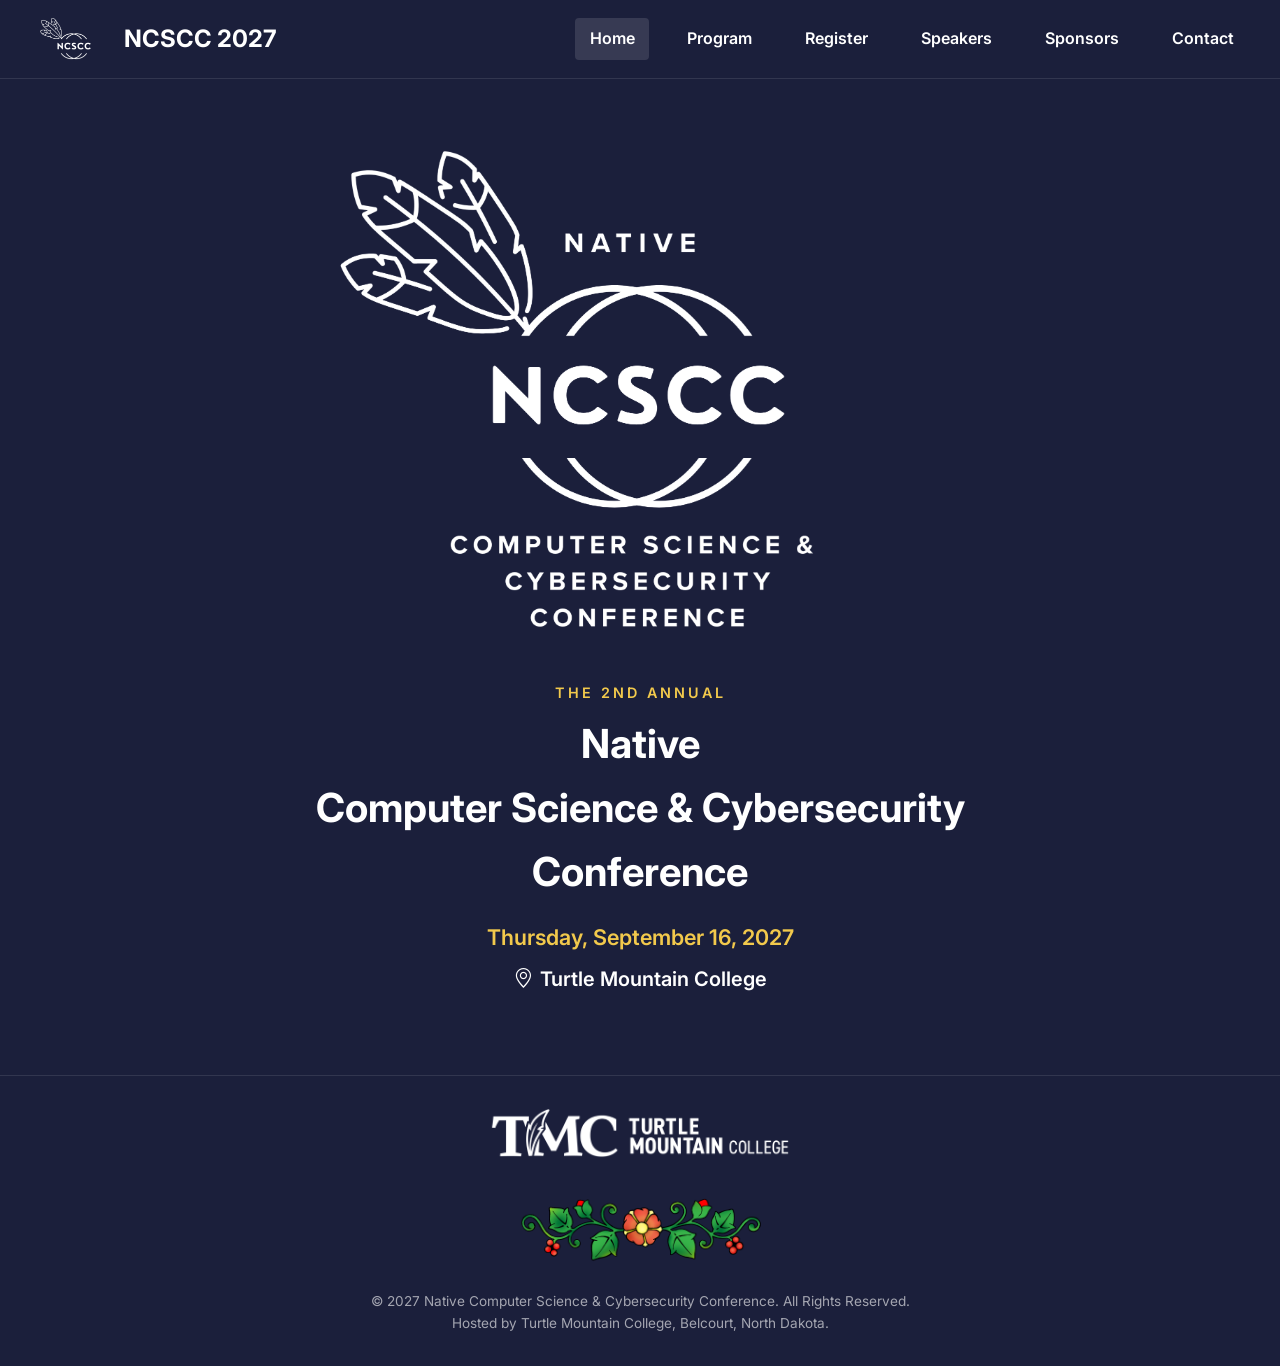
<file: index.html>
<!DOCTYPE html>
<html lang="en">
<head>
  <meta charset="UTF-8">
  <meta name="viewport" content="width=device-width, initial-scale=1.0">
  <title>NCSCC 2027 - Native Computer Science & Cybersecurity Conference</title>
  <meta name="description" content="The 1st Annual Native Computer Science &amp; Cybersecurity Conference, September 16, 2027 at Turtle Mountain College in Belcourt, North Dakota.">
  <link rel="canonical" href="https://nativecscc.com/">
  <link rel="icon" href="images/ncscc-logo-full.png">

  <meta property="og:type" content="website">
  <meta property="og:site_name" content="NCSCC 2027">
  <meta property="og:title" content="NCSCC 2027 - Native Computer Science &amp; Cybersecurity Conference">
  <meta property="og:description" content="The 1st Annual Native Computer Science &amp; Cybersecurity Conference, September 16, 2027 at Turtle Mountain College in Belcourt, North Dakota.">
  <meta property="og:url" content="https://nativecscc.com/">
  <meta property="og:image" content="https://nativecscc.com/images/ncscc-logo-nav.png">
  <meta property="og:image:width" content="1280">
  <meta property="og:image:height" content="670">
  <meta name="twitter:card" content="summary_large_image">

  <link rel="stylesheet" href="css/style.css">
  <link rel="preconnect" href="https://fonts.googleapis.com">
  <link rel="preconnect" href="https://fonts.gstatic.com" crossorigin>
  <link href="https://fonts.googleapis.com/css2?family=Inter:wght@300;400;500;600;700&display=swap" rel="stylesheet">
  <link rel="stylesheet" href="https://cdn.jsdelivr.net/npm/bootstrap-icons@1.11.3/font/bootstrap-icons.css">
</head>
<body>
   <div id="header"></div>

<section class="hero">
  <img
    src="images/ncscc-logo-full.png"
    alt="NCSCC - Native Computer Science & Cybersecurity Conference"
    class="logo-large"
  >

  <p class="label">The 2nd Annual</p>

  <h1>
    Native <br>Computer Science &
    Cybersecurity <br>Conference
  </h1>

  <p class="date">Thursday, September 16, 2027</p>

  <p class="venue">
    <i class="bi bi-geo-alt"></i>
    Turtle Mountain College
  </p>
</section>

   <div id="footer"></div>
<script src="js/layout.js"></script>
</body>
</html>
</file>
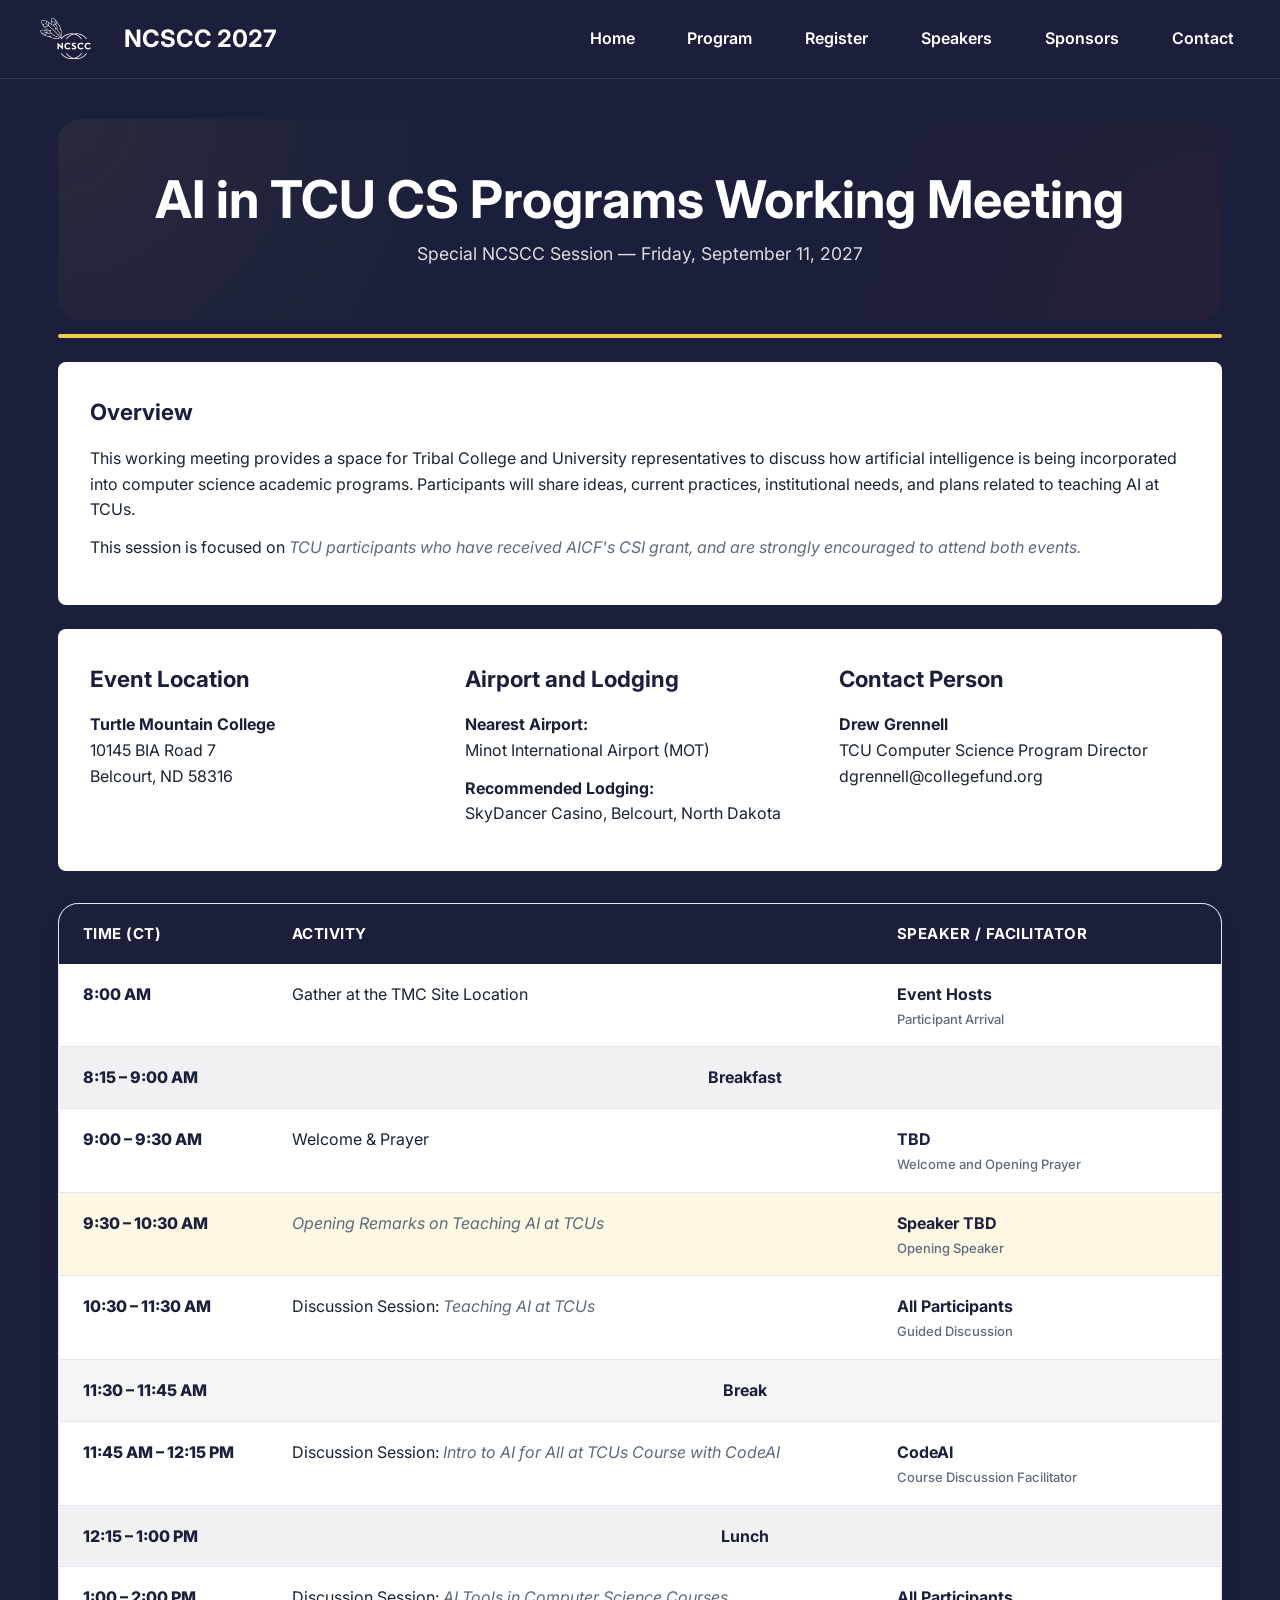
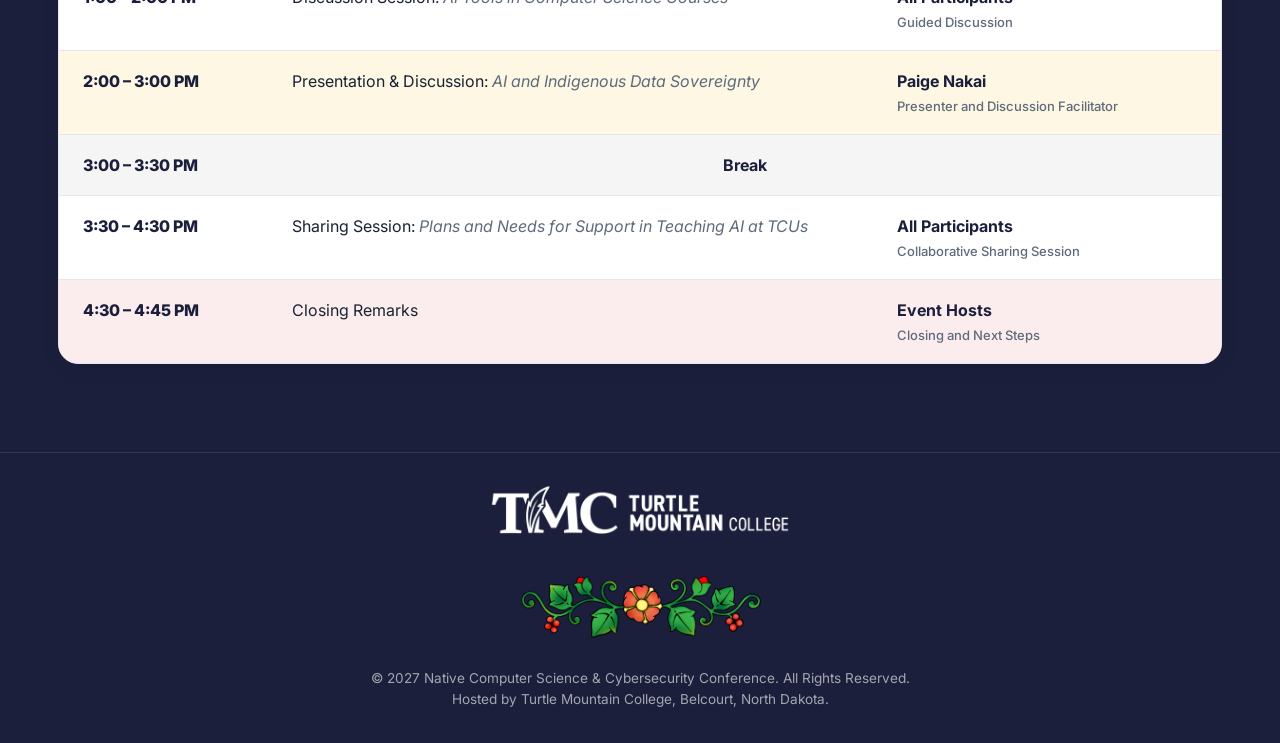
<file: ai-working-session.html>
<!DOCTYPE html>
<html lang="en">
 <head>
  <meta charset="utf-8"/>
  <meta content="width=device-width, initial-scale=1.0" name="viewport"/>
  <meta content="Artificial Intelligence in TCU CS Programs Working Meeting, a special NCSCC 2027 session on September 11, 2027." name="description"/>
  <title>
   AI Working Session - NCSCC 2027
  </title>
  <link href="https://nativecscc.com/ai-working-session" rel="canonical"/>
  <link href="images/ncscc-logo-full.png" rel="icon"/>

  <meta content="website" property="og:type"/>
  <meta content="NCSCC 2027" property="og:site_name"/>
  <meta content="AI Working Session - NCSCC 2027" property="og:title"/>
  <meta content="Artificial Intelligence in TCU CS Programs Working Meeting, a special NCSCC 2027 session on September 11, 2027." property="og:description"/>
  <meta content="https://nativecscc.com/ai-working-session" property="og:url"/>
  <meta content="https://nativecscc.com/images/ncscc-logo-nav.png" property="og:image"/>
  <meta content="1280" property="og:image:width"/>
  <meta content="670" property="og:image:height"/>
  <meta content="summary_large_image" name="twitter:card"/>

  <link href="css/style.css" rel="stylesheet"/>
  <link href="https://fonts.googleapis.com" rel="preconnect"/>
  <link crossorigin href="https://fonts.gstatic.com" rel="preconnect"/>
  <link href="https://fonts.googleapis.com/css2?family=Inter:wght@300;400;500;600;700&amp;display=swap" rel="stylesheet"/>
 </head>
 <body class="program-page">
  <div id="header">
  </div>
  <div class="content">
   <section class="schedule-section">
    <div class="section-header">
     <h1>
      AI in TCU CS Programs Working Meeting
     </h1>
     <p>
      Special NCSCC Session &mdash; Friday, September 11, 2027
     </p>
    </div>
    
    <div class="card">
     <h2>
      Overview
     </h2>
     <p>
      This working meeting provides a space for Tribal College and University
          representatives to discuss how artificial intelligence is being incorporated
          into computer science academic programs. Participants will share ideas, current practices, institutional needs, and
          plans related to teaching AI at TCUs.
     </p>
     
     <p>
      This session is focused on <em>TCU participants who have received AICF's CSI grant, and are strongly encouraged to attend both events.</em>
     </p>
    </div>

    <div class="card">
     <div class="grid-3">
      <div>
       <h2>
        Event Location
       </h2>
       <p>
        <strong>
         Turtle Mountain College
        </strong>
        <br/>
        10145 BIA Road 7
        <br/>
        Belcourt, ND 58316
       </p>
      </div>
      <div>
       <h2>
        Airport and Lodging
       </h2>
       <p>
        <strong>
         Nearest Airport:
        </strong>
        <br/>
        Minot International Airport (MOT)
       </p>
       <p>
        <strong>
         Recommended Lodging:
        </strong>
        <br/>
        SkyDancer Casino, Belcourt, North Dakota
       </p>
      </div>
      <div>
       <h2>
        Contact Person
       </h2>
       <p>
        <strong>
         Drew Grennell
        </strong>
        <br/>
        TCU Computer Science Program Director
        <br/>
        <a href="mailto:dgrennell@collegefund.org">
         dgrennell@collegefund.org
        </a>
       </p>
      </div>
     </div>
    </div>
    
    <div class="schedule-table-wrap" style="margin-top: 2rem;">
     <table class="schedule-table schedule-3col">
      <thead>
       <tr>
        <th>
         Time (CT)
        </th>
        <th>
         Activity
        </th>
        <th>
         Speaker / Facilitator
        </th>
       </tr>
      </thead>
      <tbody>
       <tr>
        <td data-label="Time (CT)">
         8:00 AM
        </td>
        <td data-label="Activity">
         Gather at the TMC Site Location
        </td>
        <td data-label="Speaker / Facilitator">
         <div class="speaker-info">
          <strong>
           Event Hosts
          </strong>
          <span class="speaker-title">
           Participant Arrival
          </span>
         </div>
        </td>
       </tr>
       <tr class="lunch-row">
        <td data-label="Time (CT)">
         8:15 &ndash; 9:00 AM
        </td>
        <td class="merged-cell" colspan="2" data-label="Activity">
         <strong>
          Breakfast
         </strong>
        </td>
       </tr>
       <tr>
        <td data-label="Time (CT)">
         9:00 &ndash; 9:30 AM
        </td>
        <td data-label="Activity">
         Welcome &amp; Prayer
        </td>
        <td data-label="Speaker / Facilitator">
         <div class="speaker-info">
          <strong>
           TBD
          </strong>
          <span class="speaker-title">
           Welcome and Opening Prayer
          </span>
         </div>
        </td>
       </tr>
       <tr class="featured">
        <td data-label="Time (CT)">
         9:30 &ndash; 10:30 AM
        </td>
        <td data-label="Activity">
         <em>
          Opening Remarks on Teaching AI at TCUs
         </em>
        </td>
        <td data-label="Speaker / Facilitator">
         <div class="speaker-info">
          <strong>
           Speaker TBD
          </strong>
          <span class="speaker-title">
           Opening Speaker
          </span>
         </div>
        </td>
       </tr>
       <tr>
        <td data-label="Time (CT)">
         10:30 &ndash; 11:30 AM
        </td>
        <td data-label="Activity">
         Discussion Session:
         <em>
          Teaching AI at TCUs
         </em>
        </td>
        <td data-label="Speaker / Facilitator">
         <div class="speaker-info">
          <strong>
           All Participants
          </strong>
          <span class="speaker-title">
           Guided Discussion
          </span>
         </div>
        </td>
       </tr>
       <tr class="break-row">
        <td data-label="Time (CT)">
         11:30 &ndash; 11:45 AM
        </td>
        <td class="merged-cell" colspan="2" data-label="Activity">
         <strong>
          Break
         </strong>
        </td>
       </tr>
       <tr>
        <td data-label="Time (CT)">
         11:45 AM &ndash; 12:15 PM
        </td>
        <td data-label="Activity">
         Discussion Session:
         <em>
          Intro to AI for All at TCUs Course with CodeAI
         </em>
        </td>
        <td data-label="Speaker / Facilitator">
         <div class="speaker-info">
          <strong>
           CodeAI
          </strong>
          <span class="speaker-title">
           Course Discussion Facilitator
          </span>
         </div>
        </td>
       </tr>
       <tr class="lunch-row">
        <td data-label="Time (CT)">
         12:15 &ndash; 1:00 PM
        </td>
        <td class="merged-cell" colspan="2" data-label="Activity">
         <strong>
          Lunch
         </strong>
        </td>
       </tr>
       <tr>
        <td data-label="Time (CT)">
         1:00 &ndash; 2:00 PM
        </td>
        <td data-label="Activity">
         Discussion Session:
         <em>
          AI Tools in Computer Science Courses
         </em>
        </td>
        <td data-label="Speaker / Facilitator">
         <div class="speaker-info">
          <strong>
           All Participants
          </strong>
          <span class="speaker-title">
           Guided Discussion
          </span>
         </div>
        </td>
       </tr>
       <tr class="featured">
        <td data-label="Time (CT)">
         2:00 &ndash; 3:00 PM
        </td>
        <td data-label="Activity">
         Presentation &amp; Discussion:
         <em>
          AI and Indigenous Data Sovereignty
         </em>
        </td>
        <td data-label="Speaker / Facilitator">
         <div class="speaker-info">
          <strong>
           Paige Nakai
          </strong>
          <span class="speaker-title">
           Presenter and Discussion Facilitator
          </span>
         </div>
        </td>
       </tr>
       <tr class="break-row">
        <td data-label="Time (CT)">
         3:00 &ndash; 3:30 PM
        </td>
        <td class="merged-cell" colspan="2" data-label="Activity">
         <strong>
          Break
         </strong>
        </td>
       </tr>
       <tr>
        <td data-label="Time (CT)">
         3:30 &ndash; 4:30 PM
        </td>
        <td data-label="Activity">
         Sharing Session:
         <em>
          Plans and Needs for Support in Teaching AI at TCUs
         </em>
        </td>
        <td data-label="Speaker / Facilitator">
         <div class="speaker-info">
          <strong>
           All Participants
          </strong>
          <span class="speaker-title">
           Collaborative Sharing Session
          </span>
         </div>
        </td>
       </tr>
       <tr class="closing-row">
        <td data-label="Time (CT)">
         4:30 &ndash; 4:45 PM
        </td>
        <td data-label="Activity">
         Closing Remarks
        </td>
        <td data-label="Speaker / Facilitator">
         <div class="speaker-info">
          <strong>
           Event Hosts
          </strong>
          <span class="speaker-title">
           Closing and Next Steps
          </span>
         </div>
        </td>
       </tr>
      </tbody>
     </table>
    </div>
   </section>
  </div>
  <div id="footer">
  </div>
  <script src="js/layout.js">
  </script>
 </body>
</html>
</file>
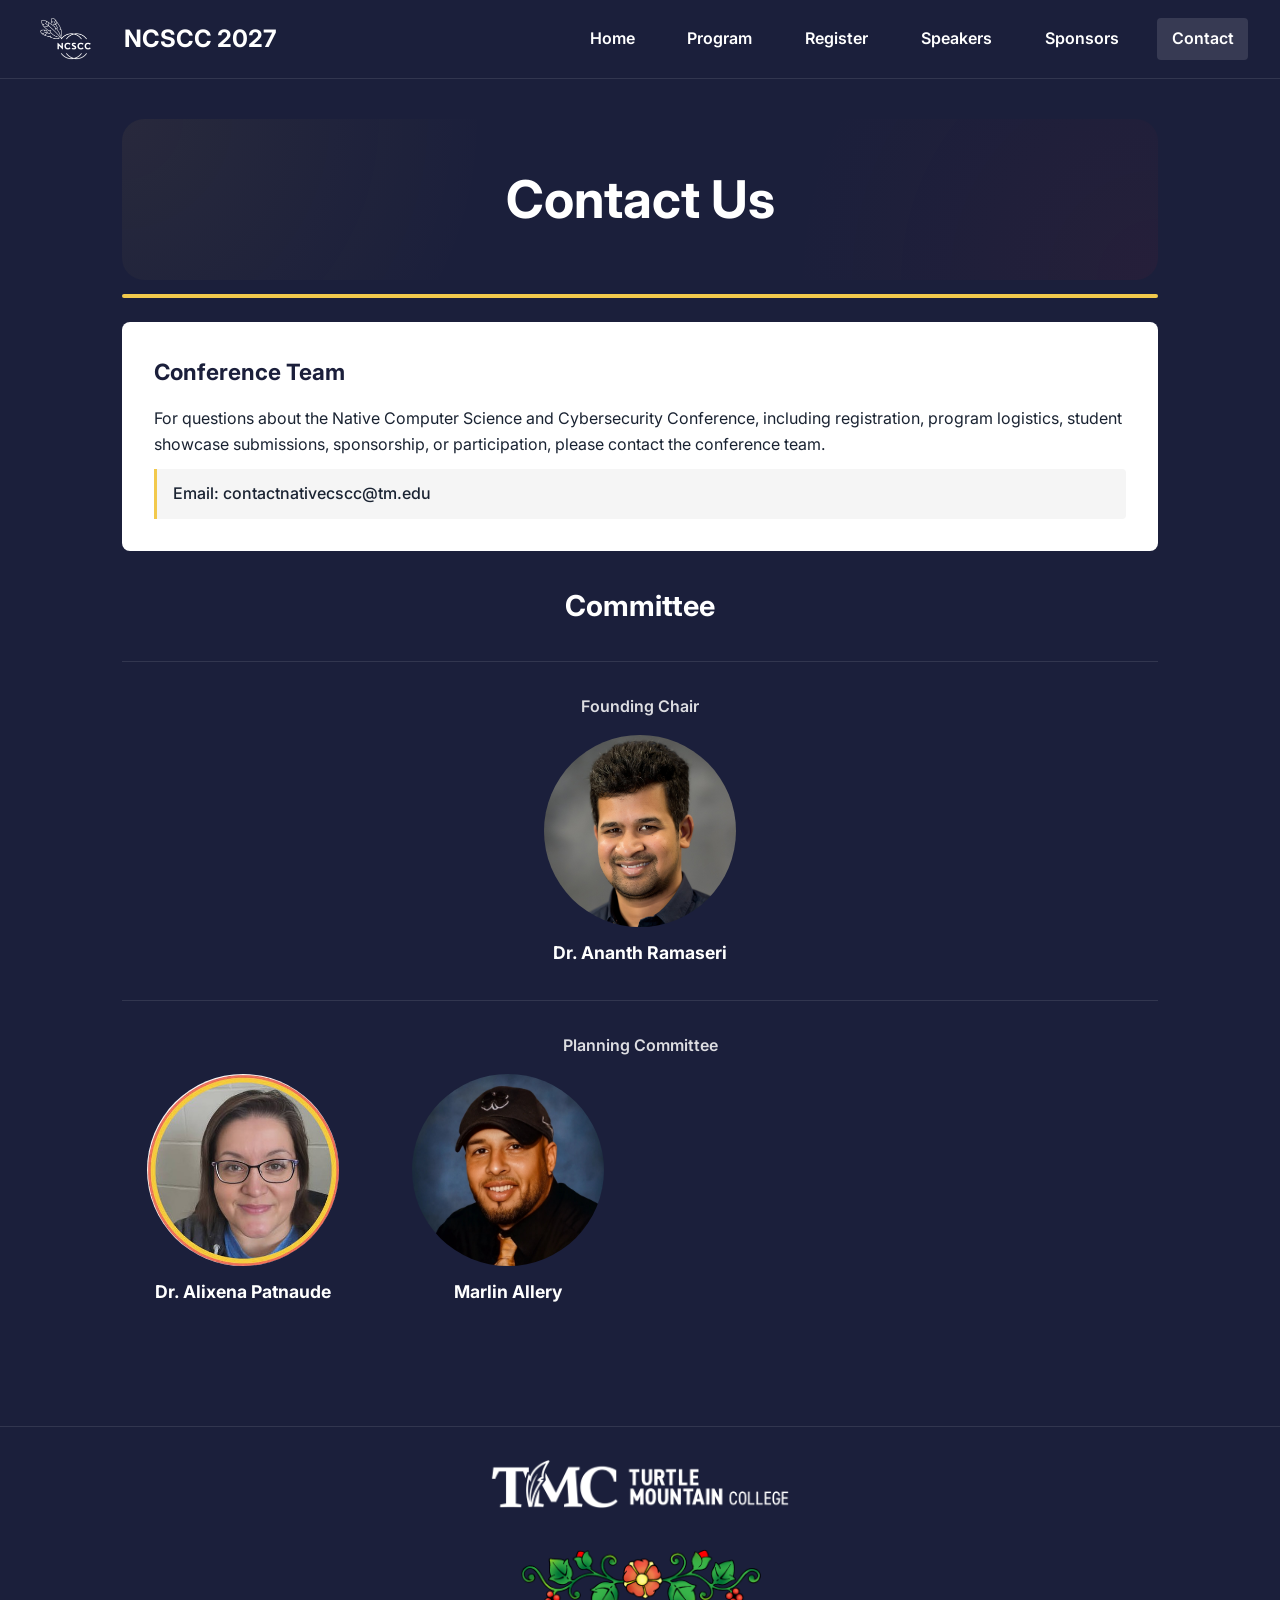
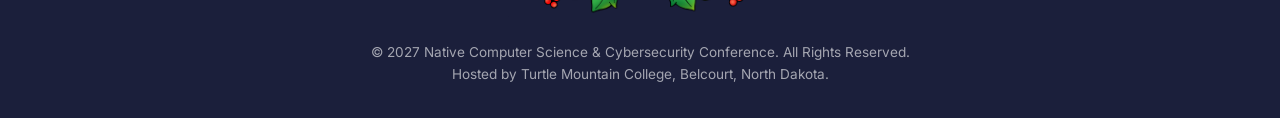
<file: contact.html>
<!DOCTYPE html>
<html lang="en">
<head>
  <meta charset="UTF-8">
  <meta name="viewport" content="width=device-width, initial-scale=1.0">
  <title>Contact - NCSCC 2027</title>
  <meta name="description" content="Contact the NCSCC 2027 conference team about registration, program logistics, student showcase submissions, or sponsorship.">
  <link rel="canonical" href="https://nativecscc.com/contact">
  <link rel="icon" href="images/ncscc-logo-full.png">

  <meta property="og:type" content="website">
  <meta property="og:site_name" content="NCSCC 2027">
  <meta property="og:title" content="Contact - NCSCC 2027">
  <meta property="og:description" content="Contact the NCSCC 2027 conference team about registration, program logistics, student showcase submissions, or sponsorship.">
  <meta property="og:url" content="https://nativecscc.com/contact">
  <meta property="og:image" content="https://nativecscc.com/images/ncscc-logo-nav.png">
  <meta property="og:image:width" content="1280">
  <meta property="og:image:height" content="670">
  <meta name="twitter:card" content="summary_large_image">

  <link rel="stylesheet" href="css/style.css">
  <link rel="preconnect" href="https://fonts.googleapis.com">
  <link rel="preconnect" href="https://fonts.gstatic.com" crossorigin>
  <link href="https://fonts.googleapis.com/css2?family=Inter:wght@300;400;500;600;700&display=swap" rel="stylesheet">
</head>

<body>
  <div id="header"></div>

  <div class="content">

    <div class="section-header">
      <h1>Contact Us</h1>
    </div>

    <div class="contact-single">
      <div class="card">
        <h2>Conference Team</h2>

        <p>
          For questions about the Native Computer Science and Cybersecurity Conference,
          including registration, program logistics, student showcase submissions,
          sponsorship, or participation, please contact the conference team.
        </p>

        <div class="highlight">
          Email:
          <a href="mailto:contactnativecscc@tm.edu">
            contactnativecscc@tm.edu
          </a>
        </div>
      </div>
    </div>

    <div class="committee-section">
      <h2>Committee</h2>
      <hr>

      <h3>Founding Chair</h3>
      <div class="committee-member">
        <img src="images/Dr.Ananth Ramaseri.jpg" alt="Dr. Ananth Ramaseri" class="committee-img">
        <h4>Dr. Ananth Ramaseri</h4>
      </div>

      <hr>

      <h3>Planning Committee</h3>
      <div class="grid-4">
        <div class="committee-member">
          <img src="images/Alixena.jpg" alt="Alixena Patnaude" class="committee-img">
          <h4>Dr. Alixena Patnaude</h4>
        </div>

        <div class="committee-member">
          <img src="images/marlin-1.jpg" alt="Marlin Allery" class="committee-img">
          <h4>Marlin Allery</h4>
        </div>

        
      </div>
    </div>

  </div>

  <div id="footer"></div>
  <script src="js/layout.js"></script>
</body>
</html>
</file>
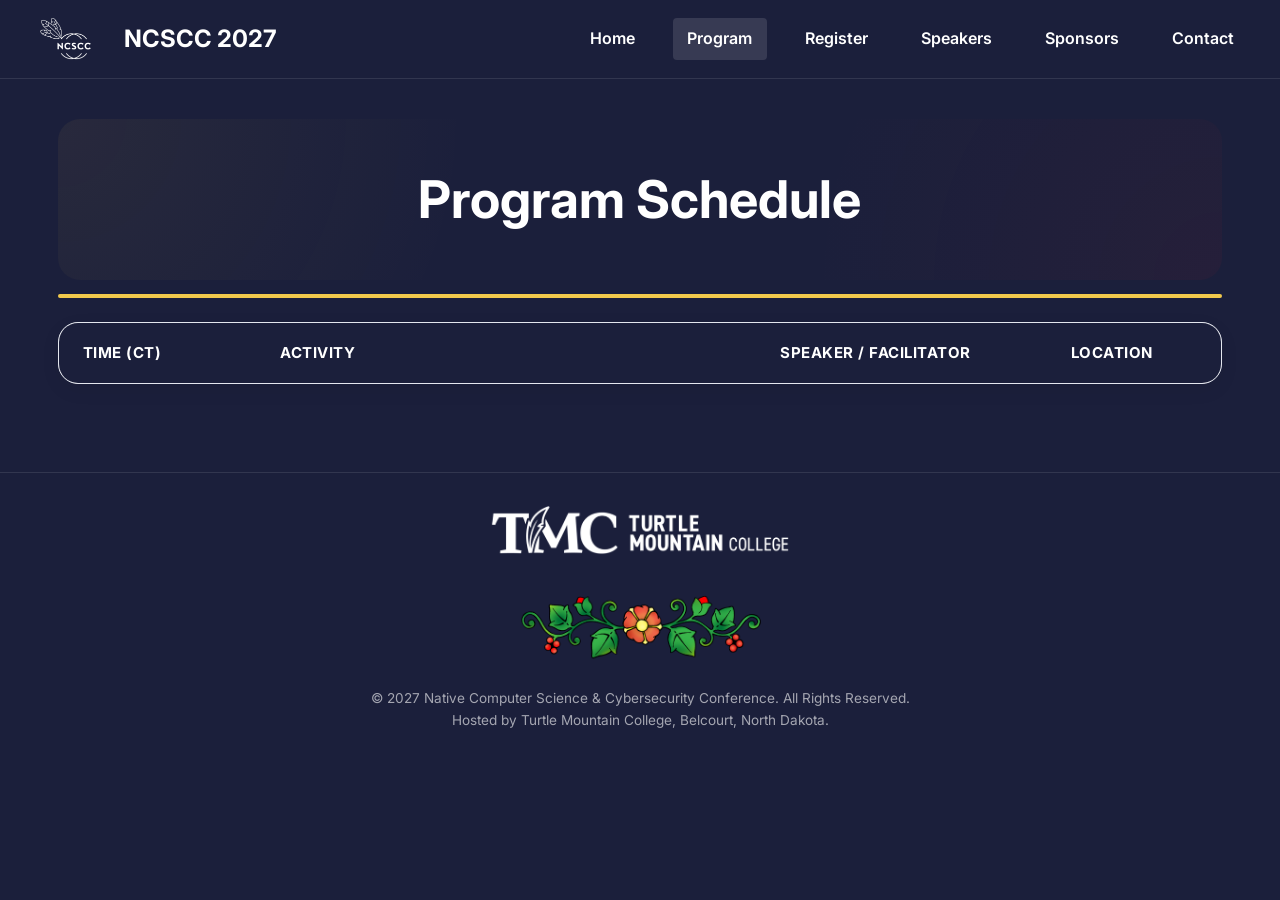
<file: program.html>
<!DOCTYPE html>
<html lang="en">
   <head>
      <meta charset="UTF-8">
      <meta name="viewport" content="width=device-width, initial-scale=1.0">

      <title>Program Schedule - NCSCC 2027</title>

      <meta
         name="description"
         content="Program schedule for the 2027 Native Computer Science & Cybersecurity Conference (NCSCC)."
      >

      <link rel="canonical" href="https://nativecscc.com/program">
      <link rel="icon" type="image/png" href="images/ncscc-logo-full.png">

      <!-- Open Graph -->
      <meta property="og:type" content="website">
      <meta property="og:site_name" content="NCSCC 2027">
      <meta property="og:title" content="Program Schedule - NCSCC 2027">
      <meta
         property="og:description"
         content="Program schedule for the 2027 Native Computer Science & Cybersecurity Conference (NCSCC)."
      >
      <meta property="og:url" content="https://nativecscc.com/program">
      <meta
         property="og:image"
         content="https://nativecscc.com/images/ncscc-logo-nav.png"
      >
      <meta property="og:image:width" content="1280">
      <meta property="og:image:height" content="670">

      <!-- Twitter -->
      <meta name="twitter:card" content="summary_large_image">

      <!-- Styles -->
      <link rel="stylesheet" href="css/style.css">

      <!-- Fonts -->
      <link rel="preconnect" href="https://fonts.googleapis.com">
      <link rel="preconnect" href="https://fonts.gstatic.com" crossorigin>
      <link
         href="https://fonts.googleapis.com/css2?family=Inter:wght@300;400;500;600;700&display=swap"
         rel="stylesheet"
      >
   </head>

   <body class="program-page">

      <div id="header"></div>

      <div class="content">

         <section class="schedule-section">

            <div class="section-header">
               <h1>Program Schedule</h1>
            </div>

            <div class="schedule-table-wrap">

               <table class="schedule-table">

                  <thead>
                     <tr>
                        <th>Time (CT)</th>
                        <th>Activity</th>
                        <th>Speaker / Facilitator</th>
                        <th>Location</th>
                     </tr>
                  </thead>

                  <tbody>
                     <!-- NCSCC 2027 program will be added here -->
                  </tbody>

               </table>

            </div>

         </section>

      </div>

      <div id="footer"></div>

      <script src="js/layout.js"></script>

   </body>
</html>
</file>
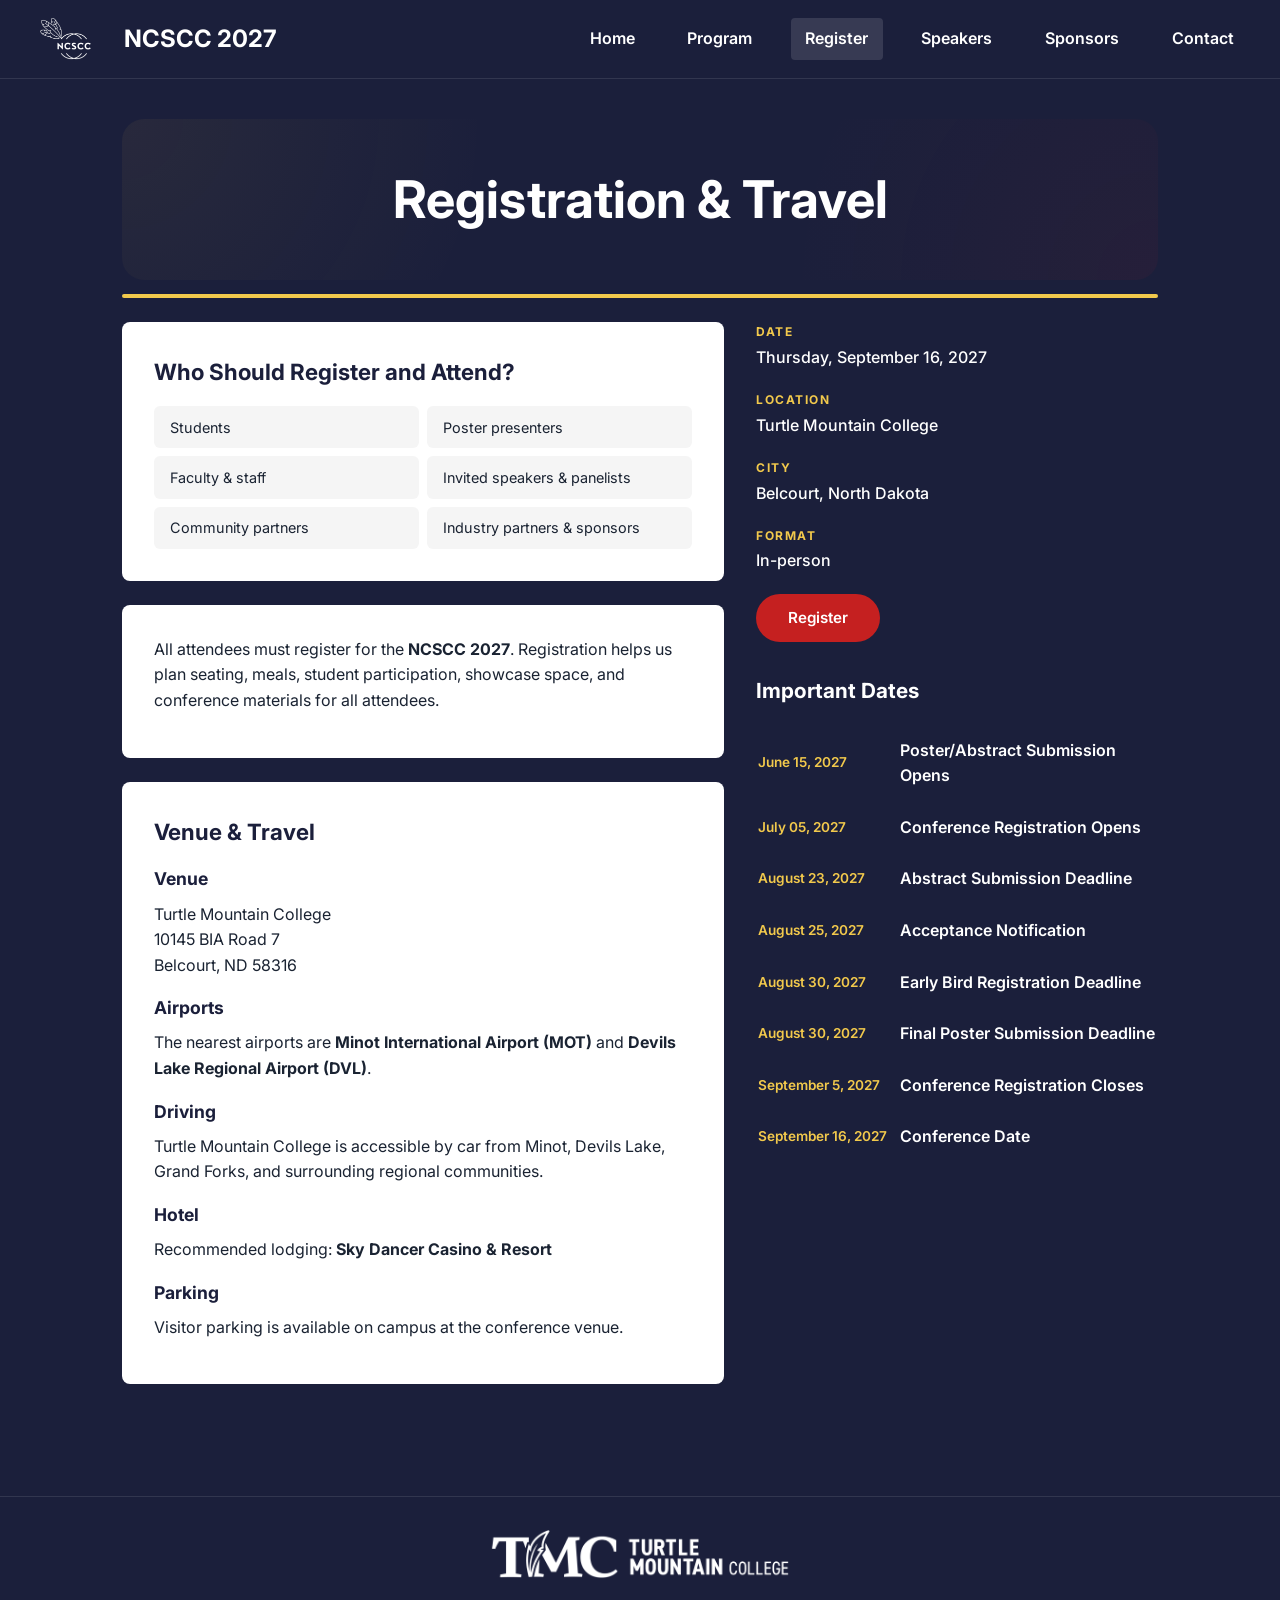
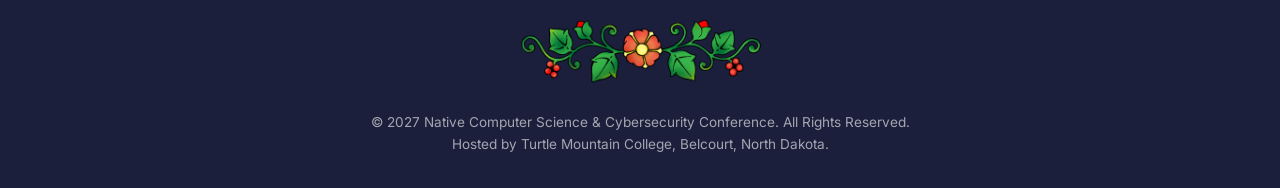
<file: register.html>
<!DOCTYPE html>
<html lang="en">
<head>
  <meta charset="UTF-8">
  <meta name="viewport" content="width=device-width, initial-scale=1.0">
  <title>Registration & Travel - NCSCC 2027</title>
  <meta name="description" content="Register for NCSCC 2027 and find venue, airport, lodging, parking, and key deadline information for the conference at Turtle Mountain College.">
  <link rel="canonical" href="https://nativecscc.com/register">
  <link rel="icon" href="images/ncscc-logo-full.png">

  <meta property="og:type" content="website">
  <meta property="og:site_name" content="NCSCC 2027">
  <meta property="og:title" content="Registration &amp; Travel - NCSCC 2027">
  <meta property="og:description" content="Register for NCSCC 2027 and find venue, airport, lodging, parking, and key deadline information for the conference at Turtle Mountain College.">
  <meta property="og:url" content="https://nativecscc.com/register">
  <meta property="og:image" content="https://nativecscc.com/images/ncscc-logo-nav.png">
  <meta property="og:image:width" content="1280">
  <meta property="og:image:height" content="670">
  <meta name="twitter:card" content="summary_large_image">

  <link rel="stylesheet" href="css/style.css">
  <link rel="preconnect" href="https://fonts.googleapis.com">
  <link rel="preconnect" href="https://fonts.gstatic.com" crossorigin>
  <link href="https://fonts.googleapis.com/css2?family=Inter:wght@300;400;500;600;700&display=swap" rel="stylesheet">
</head>

<body>
  <div id="header"></div>

  <div class="content">
    <div class="section-header">
      <h1>Registration & Travel</h1>
    </div>

    <div class="layout-sidebar">

      <!-- LEFT CONTENT -->
      <div>

         <!-- Who Should Register -->
        <div class="card">
          <h2>Who Should Register and Attend?</h2>

          <div class="tag-grid">
            <div class="tag">Students</div>
            <div class="tag">Poster presenters</div>
            <div class="tag">Faculty & staff</div>
            <div class="tag">Invited speakers & panelists</div>
            <div class="tag">Community partners</div>
            <div class="tag">Industry partners & sponsors</div>
          
          </div>
        </div>

        <!-- Registration -->
        <div class="card">
          <p>
            All attendees must register for the
            <strong>NCSCC 2027</strong>.
            Registration helps us plan seating, meals,
            student participation, showcase space,
            and conference materials for all attendees.
          </p>
        </div>

       
        

        <!-- Venue & Travel -->
        <div class="card">
          <h2>Venue & Travel</h2>

          <h3 class="card-label">Venue</h3>
          <p>
            Turtle Mountain College<br>
            10145 BIA Road 7<br>
            Belcourt, ND 58316
          </p>

          <h3 class="card-label mt-1">Airports</h3>
          <p>
            The nearest airports are
            <strong>Minot International Airport (MOT)</strong>
            and
            <strong>Devils Lake Regional Airport (DVL)</strong>.
          </p>

          <h3 class="card-label mt-1">Driving</h3>
          <p>
            Turtle Mountain College is accessible by car from
            Minot, Devils Lake, Grand Forks,
            and surrounding regional communities.
          </p>

          <h3 class="card-label mt-1">Hotel</h3>
          <p>
            Recommended lodging:
            <strong>
              <a href="https://skydancercasino.com/hotel/" target="_blank" rel="noopener">
                Sky Dancer Casino & Resort
              </a>
            </strong>
          </p>

          <h3 class="card-label mt-1">Parking</h3>
          <p>
            Visitor parking is available on campus at the conference venue.
          </p>
        </div>
      </div>

      <!-- RIGHT SIDEBAR -->
      <div class="event-details">

        <div class="detail-item">
          <div class="detail-label">Date</div>
          <div class="detail-value">Thursday, September 16, 2027</div>
        </div>

        <div class="detail-item">
          <div class="detail-label">Location</div>
          <div class="detail-value">Turtle Mountain College</div>
        </div>

        <div class="detail-item">
          <div class="detail-label">City</div>
          <div class="detail-value">Belcourt, North Dakota</div>
        </div>

        <div class="detail-item">
          <div class="detail-label">Format</div>
          <div class="detail-value">In-person</div>
        </div>

        <div class="mt-1">
          <a href="https://forms.gle/P9e2BNqfXkSsXPzG8" class="btn btn-gold">
            Register
          </a>
        </div>
        

        <!-- Important Dates -->
        <h3 class="section-title">Important Dates</h3>

        <table class="dates-table">
          

          <tr>
            <td class="date-label">June 15, 2027</td>
            <td class="date-desc">Poster/Abstract Submission Opens</td>
          </tr>

          <tr>
            <td class="date-label">July 05, 2027</td>
            <td class="date-desc">Conference Registration Opens</td>
          </tr>
          
          <!--<tr>
            <td class="date-label">July 05, 2027</td>
            <td class="date-desc">Hackathon Registration Opens</td>
          </tr> -->

          <tr>
            <td class="date-label">August 23, 2027</td>
            <td class="date-desc">Abstract Submission Deadline</td>
          </tr>

          <tr>
            <td class="date-label">August 25, 2027</td>
            <td class="date-desc">Acceptance Notification</td>
          </tr>

          <tr>
            <td class="date-label">August 30, 2027</td>
            <td class="date-desc">Early Bird Registration Deadline</td>
          </tr>

          <!--<tr>
            <tr>
            <td class="date-label">August 25, 2027</td>
            <td class="date-desc">Hackathon Registration Closes</td>
          </tr> -->

          <tr>
            <td class="date-label">August 30, 2027</td>
            <td class="date-desc">Final Poster Submission Deadline</td>
          </tr>

          <tr>
            <td class="date-label">September 5, 2027</td>
            <td class="date-desc">Conference Registration Closes</td>
          </tr>

          <tr>
            <td class="date-label">September 16, 2027</td>
            <td class="date-desc">Conference Date</td>
          </tr>
        </table>

      </div>
    </div>
  </div>

  <div id="footer"></div>

  <script src="js/layout.js"></script>
</body>
</html>
</file>
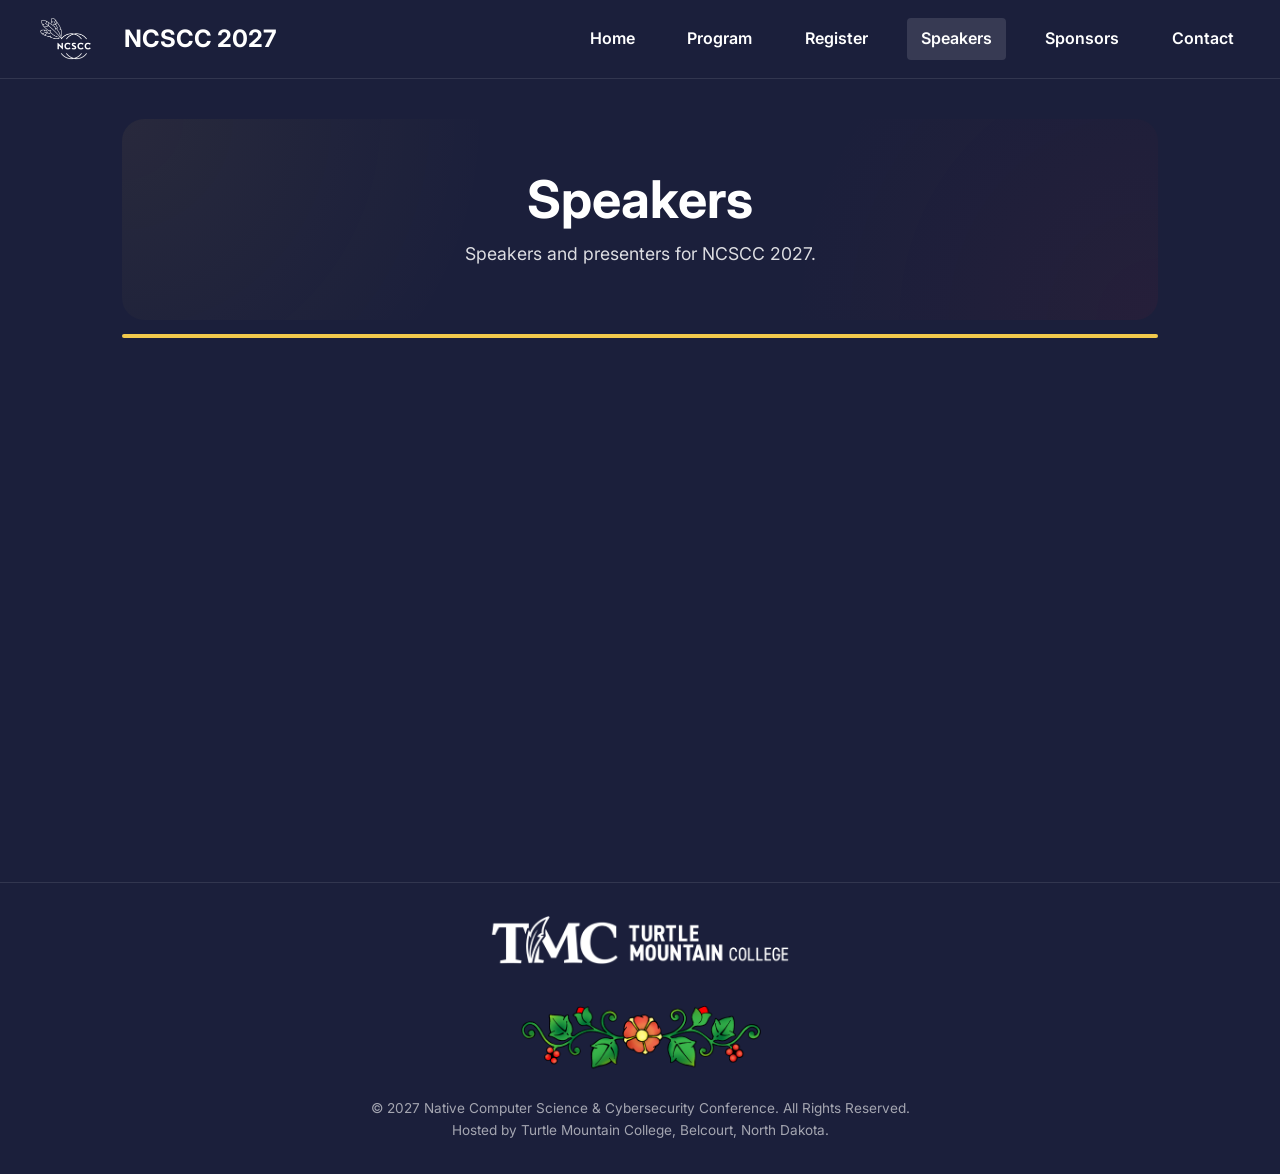
<file: speakers.html>
<!DOCTYPE html>
<html lang="en">
   <head>
      <meta charset="UTF-8">
      <meta name="viewport" content="width=device-width, initial-scale=1.0">
      <title>Speakers - NCSCC 2027</title>
      <meta name="description" content="Keynote and featured speakers for NCSCC 2027, presenting on cybersecurity, AI, VR, and computing education at Tribal Colleges and Universities.">
      <link rel="canonical" href="https://nativecscc.com/speakers">
      <link rel="icon" href="images/ncscc-logo-full.png">

      <meta property="og:type" content="website">
      <meta property="og:site_name" content="NCSCC 2027">
      <meta property="og:title" content="Speakers - NCSCC 2027">
      <meta property="og:description" content="Keynote and featured speakers for NCSCC 2027, presenting on cybersecurity, AI, VR, and computing education at Tribal Colleges and Universities.">
      <meta property="og:url" content="https://nativecscc.com/speakers">
      <meta property="og:image" content="https://nativecscc.com/images/ncscc-logo-nav.png">
      <meta property="og:image:width" content="1280">
      <meta property="og:image:height" content="670">
      <meta name="twitter:card" content="summary_large_image">

      <link rel="stylesheet" href="css/style.css">
      <link rel="preconnect" href="https://fonts.googleapis.com">
      <link rel="preconnect" href="https://fonts.gstatic.com" crossorigin>
      <link href="https://fonts.googleapis.com/css2?family=Inter:wght@300;400;500;600;700&display=swap" rel="stylesheet">
   </head>

   <body>
      <div id="header"></div>

      <div class="content">
         <div class="section-header">
            <h1>Speakers</h1>
            <p>Speakers and presenters for NCSCC 2027.</p>
         </div>

         <!-- Keynote Speaker -->
         <div class="keynote-section">
            <div class="speaker-card keynote">
               <!-- <img src="images/speaker-prakash.png" alt="Prakash Ranganathan, Ph.D.">
               <h3>
                  <a href="https://campus.und.edu/directory/prakash.ranganathan"
                     title="Know more"
                     target="_blank"
                     rel="noopener">
                     Prakash Ranganathan, Ph.D.
                  </a>
               </h3>
               <p>Associate Professor of Electrical Engineering</p>
               <p>Director, Center for Cyber Security Research</p>
               <p class="speaker-org">University of North Dakota</p> -->
            </div>
         </div>

         <!-- Other Speakers — ordered according to presentation schedule -->
         <div class="speaker-grid mt-2">

            <!-- 1. Dr. Chad Davis -->
            <!-- <div class="speaker-card small">
               <img src="images/speaker-chad.png" alt="Dr. Chad Davis">
               <h3>
                  <a href="https://www.linkedin.com/in/chad-davis-d-sc-0aa48730/"
                     title="Know more"
                     target="_blank"
                     rel="noopener">
                     Dr. Chad Davis
                  </a>
               </h3>
               <p>Director of Cyberinfrastructure</p>
               <p class="speaker-org">American Indian Higher Education Consortium (AIHEC)</p>
            </div> -->

            

         </div>
      </div>

      <div id="footer"></div>
      <script src="js/layout.js"></script>
   </body>
</html>
</file>
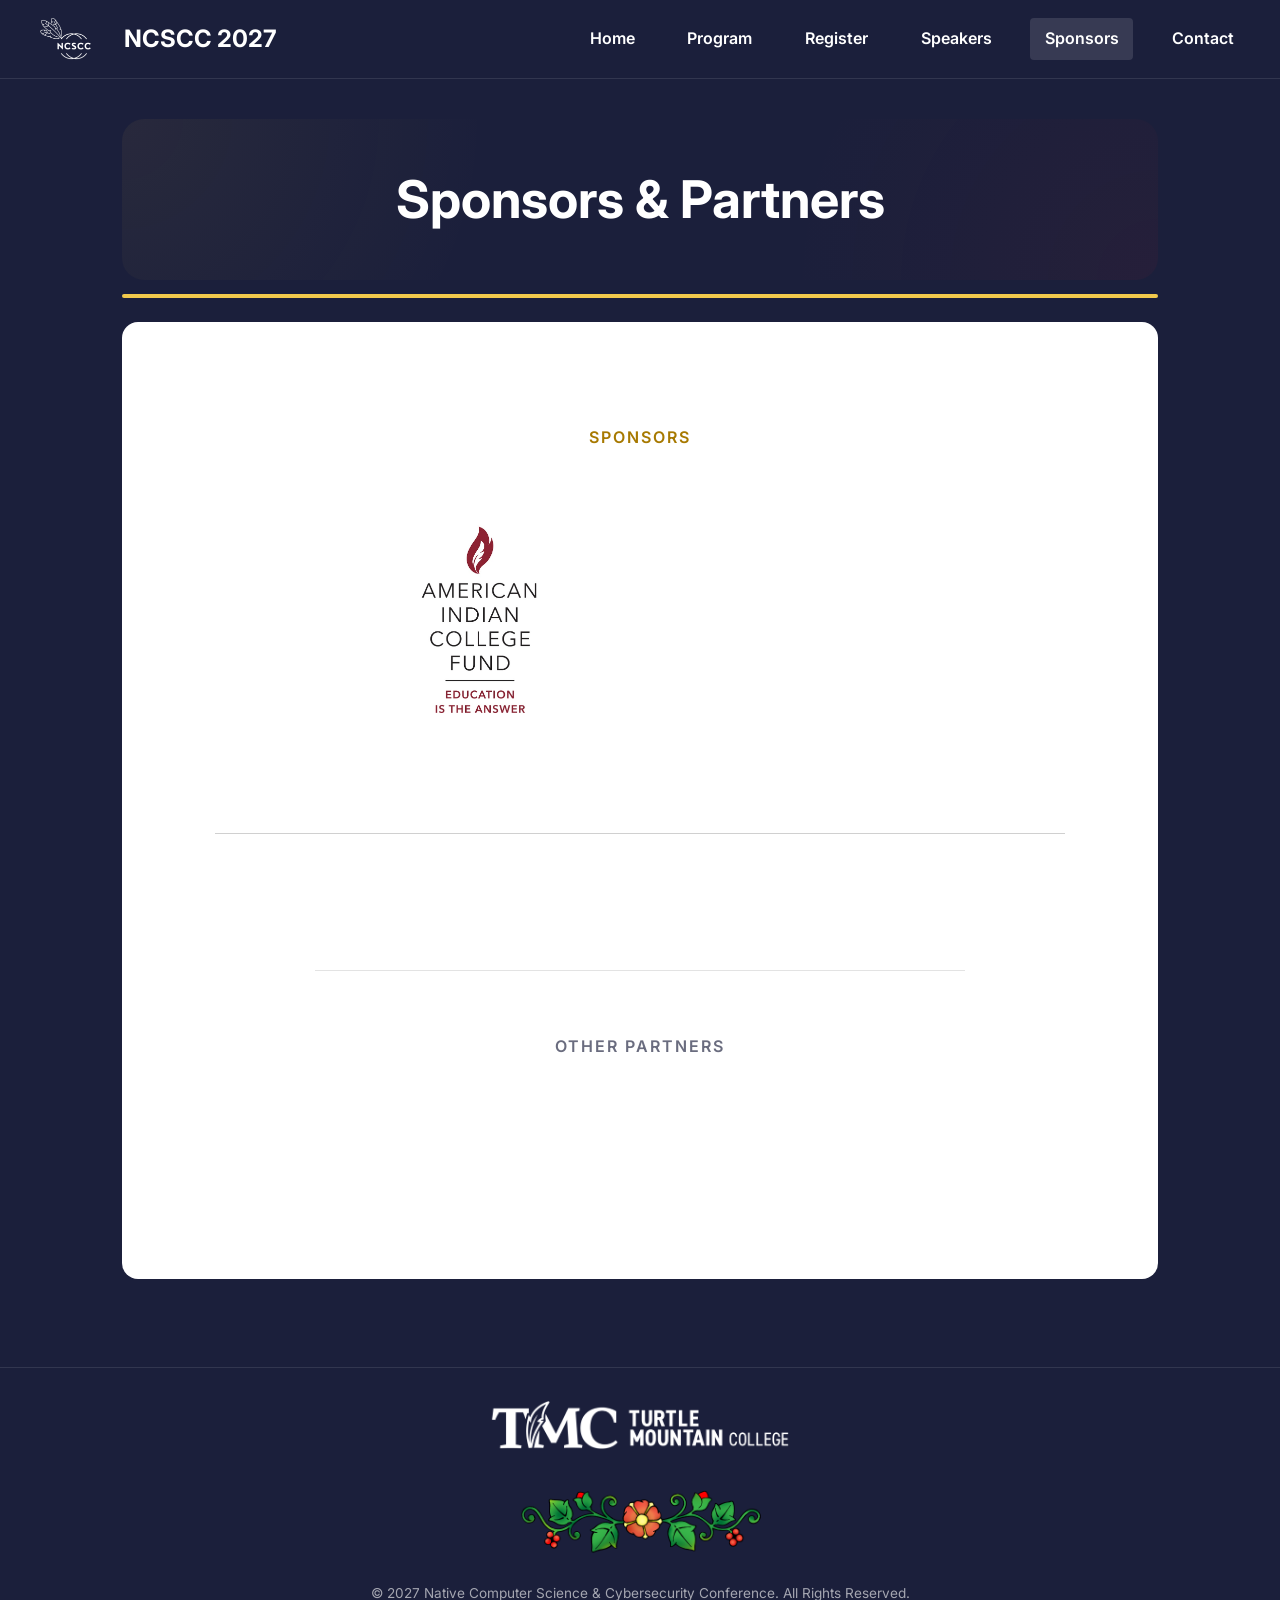
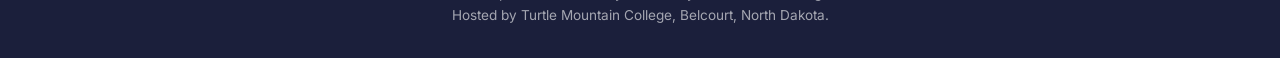
<file: sponsors.html>
<!doctype html>
<html lang="en">
    <head>
        <meta charset="UTF-8" />
        <meta name="viewport" content="width=device-width, initial-scale=1.0" />

        <title>Sponsors - NCSCC 2027</title>

        <meta
            name="description"
            content="Sponsors and partners supporting the Native Computer Science &amp; Cybersecurity Conference 2027 at Turtle Mountain College."
        />

        <link rel="canonical" href="https://nativecscc.com/sponsors" />
        <link rel="icon" href="images/ncscc-logo-full.png" />

        <meta property="og:type" content="website" />
        <meta property="og:site_name" content="NCSCC 2027" />
        <meta property="og:title" content="Sponsors - NCSCC 2027" />

        <meta
            property="og:description"
            content="Sponsors and partners supporting the Native Computer Science &amp; Cybersecurity Conference 2027."
        />

        <meta property="og:url" content="https://nativecscc.com/sponsors" />

        <meta
            property="og:image"
            content="https://nativecscc.com/images/ncscc-logo-nav.png"
        />

        <meta property="og:image:width" content="1280" />
        <meta property="og:image:height" content="670" />

        <meta name="twitter:card" content="summary_large_image" />

        <link rel="stylesheet" href="css/style.css" />

        <link rel="preconnect" href="https://fonts.googleapis.com" />
        <link rel="preconnect" href="https://fonts.gstatic.com" crossorigin />

        <link
            href="https://fonts.googleapis.com/css2?family=Inter:wght@300;400;500;600;700&display=swap"
            rel="stylesheet"
        />
    </head>

    <body>

        <div id="header"></div>


        <main class="content">

            <!-- PAGE TITLE -->
            <div class="section-header">
                <h1>Sponsors &amp; Partners</h1>
            </div>


            <div class="bg-white sponsors-box">


                <!-- =====================================
                     GOLD SPONSORS
                ====================================== -->

                <section class="sponsor-section sponsor-tier gold-tier">

                    <h2>Sponsors</h2>

                    <div class="sponsor-row gold-sponsors">

                        <div class="logo-box gold-logo">
                            <img
                                src="images/sponsor-aicf.png"
                                alt="American Indian College Fund"
                            />
                        </div>
                        <div class="logo-box gold-logo1">
                            <!-- <img
                                src="images/TMBC.gif"
                                alt="Turtle Mountain Band of Chippewa"
                            /> -->
                        </div>
   

                    </div>

                </section>


                <!-- =====================================
                     SPONSOR / PARTNER DIVIDER
                ====================================== -->

                <div class="sponsor-partner-divider" aria-hidden="true"></div>



                <!-- =====================================
                     HOSPITALITY PARTNERS
                ====================================== -->

                <section class="sponsor-section partner-section">

                    <!-- <h2>Hospitality Partners</h2>

                    <div class="sponsor-row hospitality-partners">

                        <div class="logo-box hospitality-logo">
                            <img
                                src="images/sponsor-skydancer.png"
                                alt="Sky Dancer Casino &amp; Resort"
                            />
                        </div>

                    </div> -->

                </section>



                <!-- =====================================
                     PARTNER DIVIDER
                ====================================== -->

                <div class="partner-divider" aria-hidden="true"></div>



                <!-- =====================================
                     OTHER PARTNERS
                ====================================== -->

                <section class="sponsor-section partner-section">

                    <h2>Other Partners</h2>

                    <div class="sponsor-row other-partners">

                        <!-- <div class="logo-box other-logo">
                            <img
                                src="images/"
                                alt=""
                            />
                        </div> -->
                        
                       
                        <div class="logo-box other-logo">
                            <!-- <img
                                src="images/Research Opportunity Center Logo (1).png"
                                alt="TMCROC"
                            />
                        </div>
                        <div class="logo-box other-logo">
                            <img
                                src="images/TM-NYCP-Transparent-Blue.png"
                                alt="NYCP"
                            />
                        </div>
                        
                        <div class="logo-box other-logo">
                            <img
                                src="images/STUDENT SERVICES.png"
                                alt="Sponsor Name"
                            />
                        </div>
                            
                        <div class="logo-box other-logo">
                            <img
                                src="images/UTMA-logo-1-768x367.webp"
                                alt="UTMA"
                            />
                        </div>
                        <div class="logo-box other-logo">
                            <img
                                src="images/1stop.png"
                                alt="1stop"
                            />
                        </div>
                        <div class="logo-box other-logo">
                            <img
                                src="images/innovativelogo1.png"
                                alt="Innovative Technologies, LLP"
                            />
                        </div>

                         <div class="logo-box other-logo">
                            <img
                                src="images/sits_logo.png"
                                alt="SITS - Selburg IT Solutions"
                            />
                        </div>
                        <div class="logo-box other-logo">
                            <img
                                src="images/BlueRidge.jpg"
                                alt="BlueRidge AI"
                            /> -->
                        </div>

                    </div>

                </section>


            </div>

        </main>


        <div id="footer"></div>

        <script src="js/layout.js"></script>

    </body>
</html>
</file>
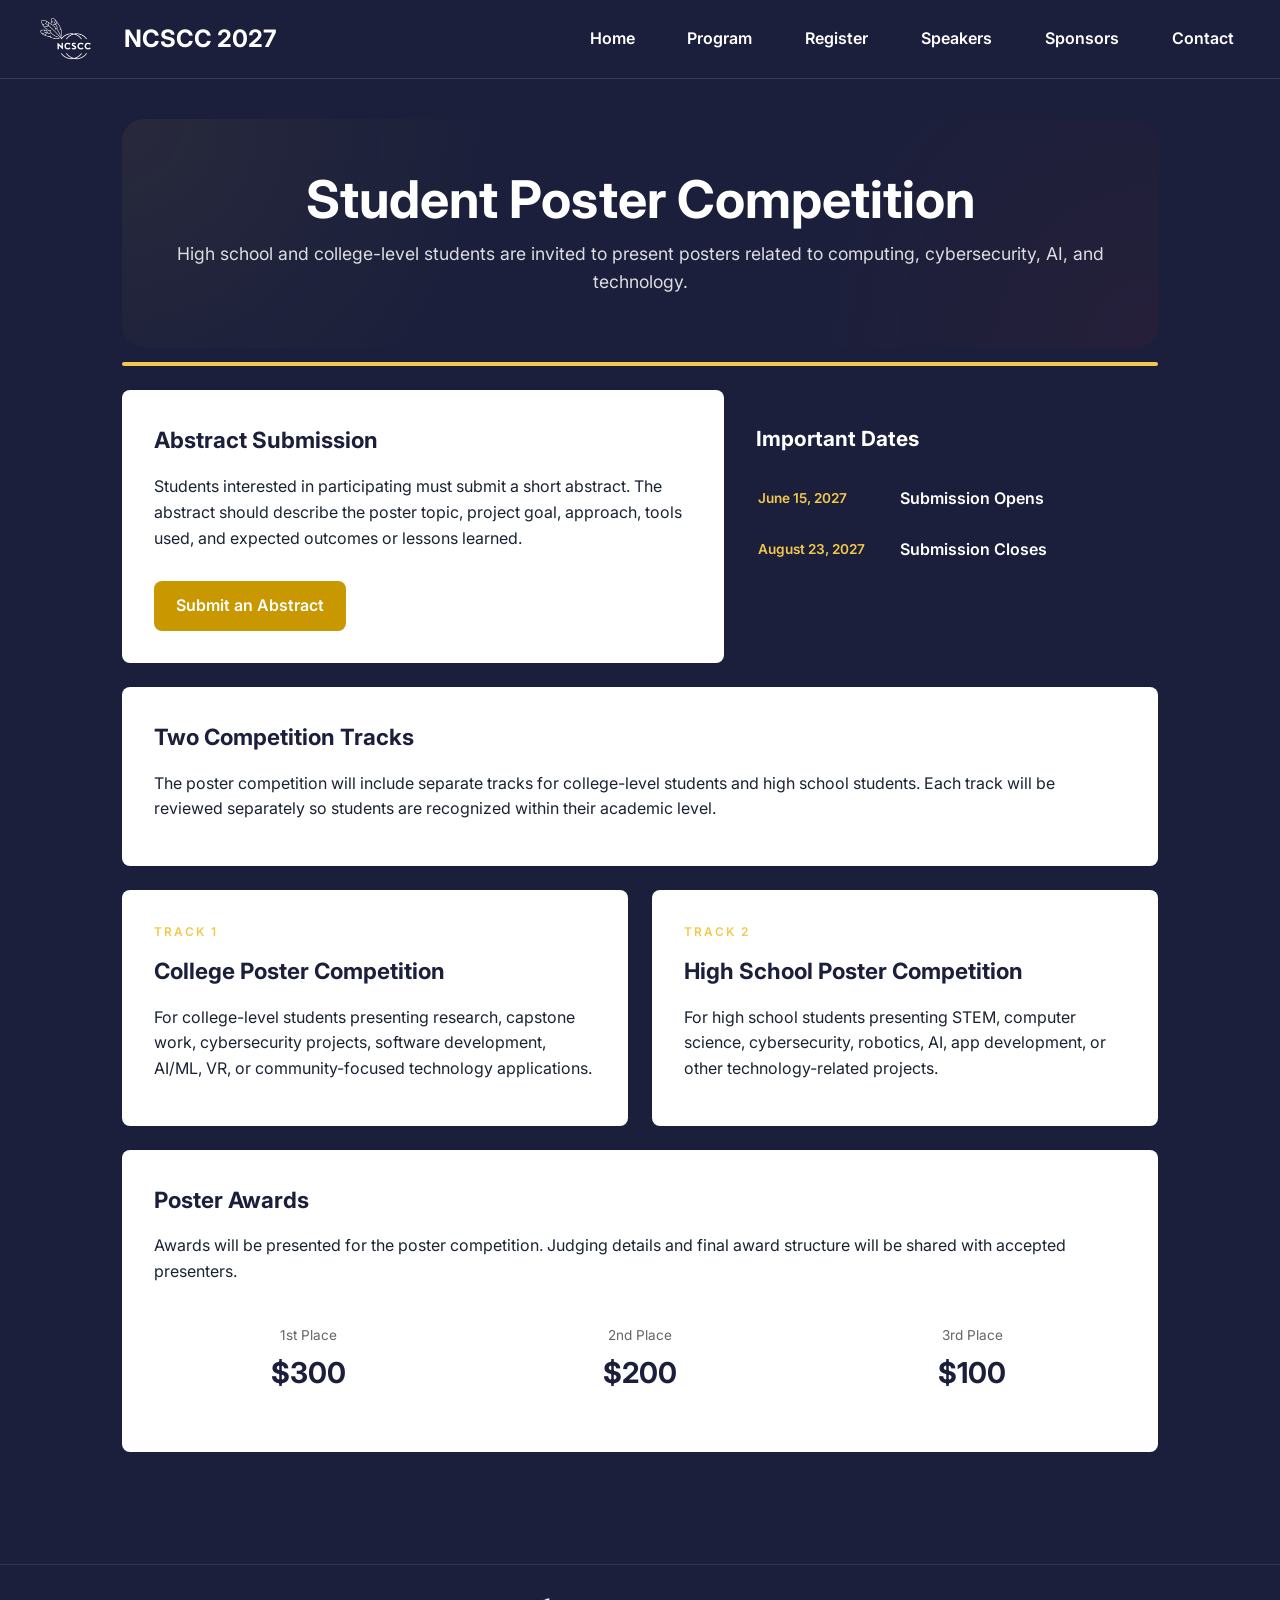
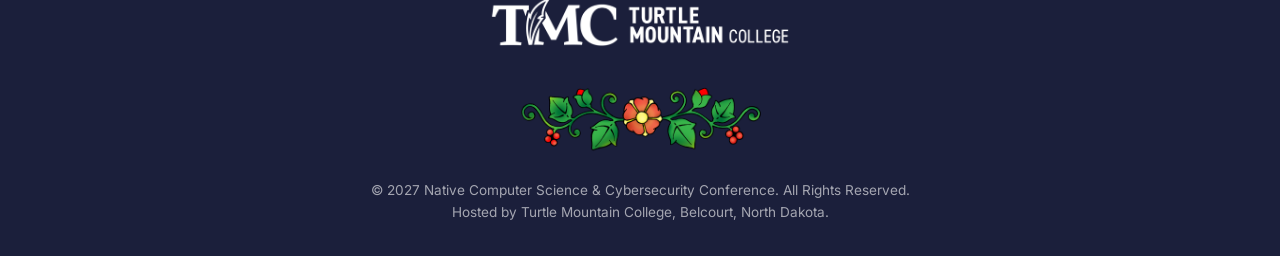
<file: student-showcase.html>
<!DOCTYPE html>
<html lang="en">
<head>
  <meta charset="UTF-8">
  <meta name="viewport" content="width=device-width, initial-scale=1.0">
  <title>Student Showcase - NCSCC 2027</title>
  <meta name="description" content="Student poster competition at NCSCC 2027, with separate college and high school tracks, abstract submission details, and cash awards.">
  <link rel="canonical" href="https://nativecscc.com/student-showcase">
  <link rel="icon" href="images/ncscc-logo-full.png">

  <meta property="og:type" content="website">
  <meta property="og:site_name" content="NCSCC 2027">
  <meta property="og:title" content="Student Showcase - NCSCC 2027">
  <meta property="og:description" content="Student poster competition at NCSCC 2027, with separate college and high school tracks, abstract submission details, and cash awards.">
  <meta property="og:url" content="https://nativecscc.com/student-showcase">
  <meta property="og:image" content="https://nativecscc.com/images/ncscc-logo-nav.png">
  <meta property="og:image:width" content="1280">
  <meta property="og:image:height" content="670">
  <meta name="twitter:card" content="summary_large_image">

  <link rel="stylesheet" href="css/style.css">
  <link rel="preconnect" href="https://fonts.googleapis.com">
  <link rel="preconnect" href="https://fonts.gstatic.com" crossorigin>
  <link href="https://fonts.googleapis.com/css2?family=Inter:wght@300;400;500;600;700&display=swap" rel="stylesheet">
</head>

<body>
  <div id="header"></div>

  <div class="content">

    <div class="section-header">
      <h1>Student Poster Competition</h1>
      <p>
        High school and college-level students are invited to present posters related to
        computing, cybersecurity, AI, and technology.
      </p>
    </div>

    <div class="layout-sidebar">
      <div class="card">
        <h2>Abstract Submission</h2>
        <p>
          Students interested in participating must submit a short abstract. The abstract
          should describe the poster topic, project goal, approach, tools used, and
          expected outcomes or lessons learned.
        </p>
        <a href="https://forms.gle/rivVHAtbF9ZPvPgBA" class="btn-abstractbtn" target="_blank" rel="noopener">
        Submit an Abstract
      </a>
      </div>

      <div class="event-details">
        <h3 class="section-title">Important Dates</h3>

        <table class="dates-table">
          <tr>
            <td class="date-label">June 15, 2027</td>
            <td class="date-desc">Submission Opens</td>
          </tr>
          <tr>
            <td class="date-label">August 23, 2027</td>
            <td class="date-desc">Submission Closes</td>
          </tr>
        </table>
      </div>
    </div>

    <div class="card">
      <h2>Two Competition Tracks</h2>
      <p>
        The poster competition will include separate tracks for college-level students
        and high school students. Each track will be reviewed separately so students are
        recognized within their academic level.
      </p>
    </div>

    <div class="grid-2">
      <div class="card">
        <p class="track-label">TRACK 1</p>
        <h2>College Poster Competition</h2>
        <p>
          For college-level students presenting research, capstone work, cybersecurity
          projects, software development, AI/ML, VR, or community-focused technology
          applications.
        </p>
      </div>

      <div class="card">
        <p class="track-label">TRACK 2</p>
        <h2>High School Poster Competition</h2>
        <p>
          For high school students presenting STEM, computer science, cybersecurity,
          robotics, AI, app development, or other technology-related projects.
        </p>
      </div>
    </div>

    <div class="card">
      <h2>Poster Awards</h2>
      <p>
        Awards will be presented for the poster competition. Judging details and final
        award structure will be shared with accepted presenters.
      </p>

      <div class="grid-3 mt-1">
        <div class="award-card">
          <div class="place">1st Place</div>
          <div class="amount">$300</div>
        </div>

        <div class="award-card">
          <div class="place">2nd Place</div>
          <div class="amount">$200</div>
        </div>

        <div class="award-card">
          <div class="place">3rd Place</div>
          <div class="amount">$100</div>
        </div>
      </div>
    </div>

  </div>

  <div id="footer"></div>
  <script src="js/layout.js"></script>
</body>
</html>
</file>
<file: css/style.css>
/* ==========================================================
   NCSCC 2027 — Consolidated stylesheet
   Visual values preserved from the existing stylesheet.
   ========================================================== */

/* ----------------------------------------------------------
   Design tokens
   ---------------------------------------------------------- */

:root {
  --navy: #1B1F3B;
  --navy-light: #252b50;
  --gold: #F2C94C;
  --gold-dark: #d4a843;
  --white: #ffffff;
  --gray-100: #f5f5f5;
  --gray-200: #e5e5e5;
  --gray-600: #666;
  --text: #1A2332;
  --muted: #5F6B7A;
  --border: #E4E7EF;
  --crimson: #C52020;
}

/* ----------------------------------------------------------
   Reset and base elements
   ---------------------------------------------------------- */

* {
  margin: 0;
  padding: 0;
  box-sizing: border-box;
}

body {
  font-family: 'Inter', -apple-system, BlinkMacSystemFont, 'Segoe UI', sans-serif;
  color: var(--white);
  background: var(--navy);
  line-height: 1.6;
}

a {
  color: inherit;
  text-decoration: none;
}

img {
  max-width: 100%;
  height: auto;
}

/* ----------------------------------------------------------
   Header and primary navigation
   ---------------------------------------------------------- */

.site-header {
  display: flex;
  align-items: center;
  justify-content: space-between;
  position: sticky;
  top: 0;
  z-index: 100;
  padding: 18px 32px;
  background: var(--navy);
  border-bottom: 1px solid rgba(255, 255, 255, 0.1);
}

.logo {
  display: flex;
  align-items: center;
  gap: 12px;
  color: var(--white);
  font-size: 1.5rem;
  font-weight: 700;
  white-space: nowrap;
}

.logo img {
  width: auto;
  height: 42px;
}

.site-nav {
  display: flex;
  align-items: center;
  gap: 24px;
}

.site-nav > a {
  padding: 0.5rem 0.9rem;
  color: var(--white);
  border-radius: 4px;
  font-weight: 600;
  white-space: nowrap;
  transition: all 0.2s;
}

.site-nav > a:hover,
.site-nav > a.active {
  color: var(--white);
  background: rgba(255, 255, 255, 0.12);
}

.menu-toggle {
  display: none;
  color: var(--white);
  background: none;
  border: none;
  font-size: 2rem;
  line-height: 1;
  cursor: pointer;
}

/* Dynamic hamburger mode used by layout.js */

.site-header.mobile-nav .menu-toggle {
  display: block;
}

.site-header.mobile-nav .site-nav {
  display: none;
  position: absolute;
  top: 100%;
  right: 0;
  left: 0;
  z-index: 999;
  flex-direction: column;
  align-items: flex-start;
  gap: 0;
  padding: 16px 32px 24px;
  background: var(--navy);
  border-top: 1px solid rgba(255, 255, 255, 0.15);
}

.site-header.mobile-nav .site-nav.active {
  display: flex;
}

.site-header.mobile-nav .site-nav > a {
  width: 100%;
  padding: 14px 0;
  border-bottom: 1px solid rgba(255, 255, 255, 0.15);
}

/* ----------------------------------------------------------
   Program navigation dropdown
   ---------------------------------------------------------- */

.nav-dropdown {
  position: relative;
}

.nav-dropdown-button {
  display: flex;
  align-items: center;
  gap: 0.4rem;
  padding: 0.5rem 0.9rem;
  color: var(--white);
  background: transparent;
  border: none;
  border-radius: 4px;
  font-family: inherit;
  font-size: inherit;
  font-weight: 600;
  white-space: nowrap;
  cursor: pointer;
  transition: all 0.2s;
}

.nav-dropdown-button:hover,
.nav-dropdown-button:focus,
.nav-dropdown.open .nav-dropdown-button,
.nav-dropdown.active .nav-dropdown-button {
  color: var(--white);
  background: rgba(255, 255, 255, 0.12);
}

.dropdown-arrow {
  font-size: 0.75rem;
  transition: transform 0.2s ease;
}

.nav-dropdown.open .dropdown-arrow {
  transform: rotate(180deg);
}

.nav-dropdown-menu {
  display: none;
  position: absolute;
  top: calc(100% + 10px);
  left: 0;
  z-index: 1000;
  min-width: 310px;
  padding: 0.5rem;
  background: var(--white);
  border: 1px solid var(--border);
  border-radius: 10px;
  box-shadow: 0 12px 30px rgba(0, 0, 0, 0.2);
}

.nav-dropdown.open .nav-dropdown-menu {
  display: block;
}

.nav-dropdown-menu a {
  display: block;
  padding: 0.8rem 1rem;
  color: var(--navy);
  border-radius: 7px;
  font-weight: 700;
  white-space: normal;
}

.nav-dropdown-menu a:hover,
.nav-dropdown-menu a:focus {
  color: var(--crimson);
  background: var(--gray-100);
}

.nav-dropdown-menu a span {
  display: block;
  margin-top: 0.15rem;
  color: var(--muted);
  font-size: 0.76rem;
  font-weight: 500;
}

/* Collapsed nav: the menu becomes an inline expander rather than a popover.
   Keyed off .mobile-nav so it tracks the same width test layout.js applies. */

.site-header.mobile-nav .nav-dropdown {
  width: 100%;
}

.site-header.mobile-nav .nav-dropdown-button {
  width: 100%;
  justify-content: space-between;
  padding: 14px 0;
  border-bottom: 1px solid rgba(255, 255, 255, 0.15);
}

.site-header.mobile-nav .nav-dropdown-menu {
  position: static;
  width: 100%;
  min-width: 0;
  margin: 0;
  padding: 0.35rem 0 0.5rem 1rem;
  background: rgba(255, 255, 255, 0.05);
  border: none;
  border-radius: 0;
  box-shadow: none;
}

.site-header.mobile-nav .nav-dropdown-menu a {
  padding: 0.75rem;
  color: var(--white);
  border-bottom: 1px solid rgba(255, 255, 255, 0.1);
}

.site-header.mobile-nav .nav-dropdown-menu a:hover,
.site-header.mobile-nav .nav-dropdown-menu a:focus {
  color: var(--gold);
  background: rgba(255, 255, 255, 0.1);
}

.site-header.mobile-nav .nav-dropdown-menu a span {
  color: rgba(255, 255, 255, 0.65);
}

/* ----------------------------------------------------------
   Page banners and hero
   ---------------------------------------------------------- */

.page-banner {
  padding: 3rem 2rem;
  text-align: center;
  background: linear-gradient(135deg, var(--navy-light) 0%, var(--navy) 100%);
  border-bottom: 3px solid var(--gold);
}

.page-banner .label {
  margin-bottom: 0.5rem;
  color: var(--gold);
  font-size: 0.85rem;
  font-weight: 600;
  letter-spacing: 3px;
  text-transform: uppercase;
}

.page-banner h1 {
  font-size: 2.2rem;
  font-weight: 700;
}

.page-banner p {
  max-width: 700px;
  margin: 0.75rem auto 0;
  font-size: 1.1rem;
  opacity: 0.85;
}

.hero {
  padding: 4rem 2rem 2rem;
  text-align: center;
}

.hero .logo-large {
  max-width: 500px;
  margin: 0 auto 2rem;
  transform: translateX(-54px);
}

.hero .label {
  color: var(--gold);
  font-size: 0.9rem;
  font-weight: 600;
  letter-spacing: 3px;
  text-transform: uppercase;
}

.hero h1 {
  margin: 0.5rem 0;
  font-size: 2.5rem;
  font-weight: 700;
}

.hero .date {
  margin-top: 1rem;
  color: var(--gold);
  font-size: 1.35rem;
  font-weight: 600;
}

.hero .venue {
  display: flex;
  align-items: center;
  justify-content: center;
  gap: 0.4rem;
  margin-top: 0.5rem;
  font-size: 1.25rem;
  font-weight: 600;
}

/* ----------------------------------------------------------
   Content and layout
   ---------------------------------------------------------- */

.content {
  max-width: 1100px;
  margin: 0 auto;
  padding: 2.5rem 2rem;
}

.grid-2 {
  display: grid;
  grid-template-columns: 1fr 1fr;
  gap: 1.5rem;
}

.grid-3 {
  display: grid;
  grid-template-columns: repeat(3, 1fr);
  gap: 1.5rem;
}

.grid-4 {
  display: grid;
  grid-template-columns: repeat(4, 1fr);
  gap: 1.5rem;
}

.layout-sidebar {
  display: grid;
  grid-template-columns: 1.5fr 1fr;
  gap: 2rem;
  align-items: start;
}

/* ----------------------------------------------------------
   Cards
   ---------------------------------------------------------- */

.card {
  margin-bottom: 1.5rem;
  padding: 2rem;
  color: var(--text);
  background: var(--white);
  border-radius: 8px;
}

.card h2 {
  margin-bottom: 1rem;
  color: var(--navy);
  font-size: 1.4rem;
}

.card h3 {
  margin-bottom: 0.5rem;
  color: var(--navy);
  font-size: 1.1rem;
}

.card p {
  margin-bottom: 0.75rem;
}

.card .highlight {
  padding: 0.75rem 1rem;
  background: var(--gray-100);
  border-left: 3px solid var(--gold);
  border-radius: 0 4px 4px 0;
  font-weight: 500;
}

/* ----------------------------------------------------------
   Section headings
   ---------------------------------------------------------- */

.section-header {
  position: relative;
  margin-bottom: 42px;
  padding: 52px 32px;
  color: var(--white);
  text-align: center;
  background:
    radial-gradient(circle at top left, rgba(242, 201, 76, 0.06), transparent 35%),
    radial-gradient(circle at bottom right, rgba(197, 32, 32, 0.06), transparent 35%),
    var(--navy);
  border-radius: 22px;
}

.section-header h1 {
  margin: 0;
  color: var(--white);
  font-size: 52px;
  line-height: 1.1;
}

.section-header p {
  margin-top: 0.75rem;
  font-size: 1.1rem;
  opacity: 0.85;
}

.section-header::after {
  content: "";
  display: block;
  position: absolute;
  bottom: -18px;
  left: 0;
  width: 100%;
  height: 4px;
  background: var(--gold);
  border-radius: 999px;
}

/* ----------------------------------------------------------
   Program schedule
   ---------------------------------------------------------- */

.schedule-section {
  width: 100%;
  color: var(--text);
}

.schedule-header {
  margin-bottom: 28px;
  padding: 52px 32px;
  color: var(--white);
  text-align: center;
  background:
    radial-gradient(circle at top left, rgba(242, 201, 76, 0.06), transparent 35%),
    radial-gradient(circle at bottom right, rgba(197, 32, 32, 0.06), transparent 35%),
    var(--navy);
  border-radius: 22px;
}

.schedule-header h1 {
  margin: 0;
  color: var(--white);
  font-size: 52px;
  line-height: 1.1;
}

.schedule-table-wrap {
  overflow: hidden;
  background: var(--white);
  border: 1px solid var(--border);
  border-radius: 20px;
  box-shadow: 0 6px 20px rgba(0, 0, 0, 0.06);
}

.schedule-section .schedule-table {
  width: 100%;
  color: var(--text);
  background: var(--white);
  border-collapse: collapse;
}

.schedule-section .schedule-table thead {
  color: var(--white);
  background: var(--navy);
}

.schedule-section .schedule-table th {
  padding: 18px 20px;
  color: var(--white);
  font-size: 15px;
  letter-spacing: 0.5px;
  text-align: left;
  text-transform: uppercase;
}

.schedule-section .schedule-table td {
  padding: 18px 20px;
  color: var(--text);
  border-bottom: 1px solid var(--border);
  font-size: 16px;
  line-height: 1.55;
  vertical-align: top;
}

.schedule-section .schedule-table tr:last-child td {
  border-bottom: none;
}

.schedule-section .schedule-table td:first-child {
  width: 170px;
  color: var(--navy);
  font-weight: 800;
  white-space: nowrap;
}

.schedule-section .schedule-table td:nth-child(3) {
  width: 240px;
}

.schedule-section .schedule-table td:nth-child(4) {
  width: 120px;
  color: var(--muted);
  font-weight: 700;
}

.schedule-section .featured td {
  background: rgba(242, 201, 76, 0.15);
}

.schedule-section .break-row td {
  background: var(--gray-100);
}

.schedule-section .lunch-row td {
  background: rgba(27, 31, 59, 0.06);
}

.schedule-section .closing-row td {
  background: rgba(197, 32, 32, 0.08);
}

.schedule-section .merged-cell {
  color: var(--navy);
  font-weight: 800;
  text-align: center;
}

.schedule-section em {
  color: var(--muted);
}

.schedule-section strong {
  color: var(--navy);
}

/* Speaker name + affiliation stack inside a schedule cell */

.speaker-info strong {
  color: var(--navy);
  font-weight: 700;
}

.speaker-info .speaker-title {
  display: block;
  margin-top: 3px;
  color: var(--muted);
  font-size: 13px;
  font-weight: 500;
  line-height: 1.45;
}

/* Program page only — wider schedule layout */

.program-page .content {
  width: 96%;
  max-width: 1500px;
  margin: 0 auto;
  padding-right: 2rem;
  padding-left: 2rem;
}

.program-page .schedule-section {
  width: 100%;
}

.program-page .schedule-table-wrap {
  width: 100%;
  overflow-x: auto;
}

.program-page .schedule-section .schedule-table {
  width: 100%;
  min-width: 1150px;
  table-layout: fixed;
}

.program-page .schedule-section .schedule-table th:nth-child(1),
.program-page .schedule-section .schedule-table td:nth-child(1) {
  width: 17%;
  white-space: nowrap;
}

.program-page .schedule-section .schedule-table th:nth-child(2),
.program-page .schedule-section .schedule-table td:nth-child(2) {
  width: 43%;
}

.program-page .schedule-section .schedule-table th:nth-child(3),
.program-page .schedule-section .schedule-table td:nth-child(3) {
  width: 25%;
}

.program-page .schedule-section .schedule-table th:nth-child(4),
.program-page .schedule-section .schedule-table td:nth-child(4) {
  width: 15%;
  white-space: nowrap;
}

.program-page .schedule-section .schedule-table th,
.program-page .schedule-section .schedule-table td {
  padding: 18px 24px;
}

/* Three-column variant (no Location column) — reallocate the freed width */

.program-page .schedule-section .schedule-table.schedule-3col {
  min-width: 900px;
}

.program-page .schedule-section .schedule-table.schedule-3col th:nth-child(1),
.program-page .schedule-section .schedule-table.schedule-3col td:nth-child(1) {
  width: 18%;
}

.program-page .schedule-section .schedule-table.schedule-3col th:nth-child(2),
.program-page .schedule-section .schedule-table.schedule-3col td:nth-child(2) {
  width: 52%;
}

.program-page .schedule-section .schedule-table.schedule-3col th:nth-child(3),
.program-page .schedule-section .schedule-table.schedule-3col td:nth-child(3) {
  width: 30%;
}

.program-page .schedule-section .merged-cell {
  text-align: center;
}

/* ----------------------------------------------------------
   Speakers
   ---------------------------------------------------------- */

/* Flex rather than grid so a partial final row stays centred */
.speaker-grid {
  display: grid;
  grid-template-columns: repeat(3, 1fr);
  gap: 1.5rem;
  justify-items: center;
}

.speaker-grid .speaker-card {
  width: 100%;
  min-width: 0;
}

.speaker-card {
  text-align: center;
  width: 100%;
  min-height: 340px;
  padding: 1.75rem 1.25rem;
  box-sizing: border-box;

  display: flex;
  flex-direction: column;
  align-items: center;
}

/* Keep the 3-column grid on medium screens */
@media (max-width: 900px) {
  .speaker-grid {
    grid-template-columns: repeat(2, 1fr);
  }
}

/* Single column on small screens */
@media (max-width: 600px) {
  .speaker-grid {
    grid-template-columns: 1fr;
  }
}

.speaker-card img,
.speaker-card .placeholder-img {
  margin: 0 auto 1rem;
  object-fit: cover;
  border-radius: 50%;
  flex-shrink: 0;
}

.keynote {
  max-width: 500px;
  min-height: 400px;
  margin: 0 auto;
  padding: 2rem;
}

.keynote img,
.keynote .placeholder-img {
  width: 2in;
  height: 2in;
}

.keynote h3 {
  font-size: 1.4rem;
  font-weight: 700;
}

.small {
  min-height: 360px;
}

.small img,
.small .placeholder-img {
  width: 1.75in;
  height: 1.75in;
}

.speaker-card h3 {
  font-size: 1.1rem;
  font-weight: 600;
  margin: 0.5rem 0 0.75rem;
}

.speaker-card p {
  margin: 0.25rem 0;
  line-height: 1.5;
}

.speaker-card .speaker-org {
  margin-top: auto;
  padding-top: 0.5rem;
  color: rgba(255, 255, 255, 0.72);
  font-size: 0.9rem;
}

.placeholder-img {
  background: var(--navy-light);
  border: 2px dashed rgba(255, 255, 255, 0.2);
}

/* =========================================================
   SPONSORS & PARTNERS PAGE
========================================================= */

.sponsors-box {
  width: 100%;
  overflow: hidden;
  padding: 3rem 2rem;
  background: var(--white);
  border-radius: 16px;
}


/* =========================================================
   GENERAL SECTION
========================================================= */

.sponsor-section {
  width: 100%;
  padding: 2.5rem 0;
  text-align: center;
}

.sponsor-section h2 {
  margin: 0 0 2.5rem;

  color: var(--navy);

  font-size: 1rem;
  font-weight: 600;
  line-height: 1.4;

  letter-spacing: 2px;
  text-transform: uppercase;
}


/* =========================================================
   GENERAL LOGO
========================================================= */

.logo-box {
  display: flex;
  align-items: center;
  justify-content: center;
}

.logo-box img {
  display: block;

  width: 100%;
  height: 100%;

  object-fit: contain;
  object-position: center;
}


/* =========================================================
   GOLD SPONSORS
========================================================= */

.gold-tier h2 {
  color: #a77900;
}

.gold-sponsors {
  display: flex;
  flex-wrap: wrap;
  align-items: center;
  justify-content: center;

  gap: 4rem;
}

.gold-logo {
  width: 192px;
  height: 192px;
}

.gold-logo1 {
  width: 256px;
  height: 256px;
}


/* =========================================================
   SILVER SPONSORS
========================================================= */

.silver-tier h2 {
  color: #777777;
}

.silver-sponsors {
  display: flex;
  flex-wrap: wrap;
  align-items: center;
  justify-content: center;

  gap: 3rem;
}

.silver-logo {
  width: 200px;
  height: 80px;
}


/* =========================================================
   BRONZE SPONSORS
========================================================= */

.bronze-tier h2 {
  color: #a65318;
}

.bronze-sponsors {
  display: flex;
  flex-wrap: wrap;
  align-items: center;
  justify-content: center;

  gap: 2.25rem;
}

.bronze-logo {
  width: 120px;
  height: 100px;
}


/* =========================================================
   EMPTY SPONSOR TIERS
========================================================= */

.silver-sponsors:empty,
.bronze-sponsors:empty {
  display: none;
}

.silver-tier:has(.silver-sponsors:empty),
.bronze-tier:has(.bronze-sponsors:empty) {
  padding-top: 1.5rem;
  padding-bottom: 1.5rem;
}

.silver-tier:has(.silver-sponsors:empty) h2,
.bronze-tier:has(.bronze-sponsors:empty) h2 {
  margin-bottom: 0;
}


/* =========================================================
   SPONSORS / PARTNERS DIVIDER
========================================================= */

.sponsor-partner-divider {
  width: min(850px, 90%);
  height: 1px;

  margin: 3rem auto 1.5rem;

  background: #d0d0d0;
}


/* =========================================================
   PARTNER SECTIONS
========================================================= */

.partner-section {
  width: 100%;
  padding: 3rem 0;
}

.partner-section h2 {
  color: var(--navy);
  opacity: 0.65;
}


/* =========================================================
   HOSPITALITY PARTNERS
========================================================= */

.hospitality-partners {
  display: flex;
  flex-wrap: wrap;
  align-items: center;
  justify-content: center;

  gap: 4rem;
}

.hospitality-logo {
  width: 192px;
  height: 192px;
}


/* =========================================================
   PARTNER DIVIDER
========================================================= */

.partner-divider {
  width: min(650px, 75%);
  height: 1px;

  margin: 1rem auto;

  background: #e3e3e3;
}


/* =========================================================
   OTHER PARTNERS

   DESKTOP:
   4 LOGOS
   4 LOGOS
========================================================= */

.other-partners {
  display: grid;

  grid-template-columns: repeat(4, 1fr);

  align-items: center;
  justify-items: center;

  column-gap: 1rem;
  row-gap: 1rem;

  width: min(800px, 100%);
  margin: 0 auto;
}

.other-logo {
  width: 110px;
  height: 70px;
}


/* =========================================================
   TABLET
========================================================= */

@media (max-width: 900px) {

  .sponsors-box {
    padding: 2.5rem 1.5rem;
  }

  .sponsor-section {
    padding: 2.25rem 0;
  }


  /* Gold */

  .gold-sponsors {
    gap: 2.5rem;
  }


  /* Silver */

  .silver-sponsors {
    gap: 2rem;
  }


  /* Bronze */

  .bronze-sponsors {
    gap: 1.75rem;
  }


  /* Hospitality */

  .hospitality-partners {
    gap: 2.5rem;
  }


  /* Other Partners */

  .other-partners {
    grid-template-columns: repeat(4, 1fr);

    column-gap: 1.5rem;
    row-gap: 2.5rem;
  }

  .other-logo {
    width: 110px;
    height: 70px;
  }

}


/* =========================================================
   SMALL TABLET
========================================================= */

@media (max-width: 700px) {

  /*
     Other partners become:

     Logo Logo
     Logo Logo
     Logo Logo
     Logo Logo
  */

  .other-partners {
    grid-template-columns: repeat(2, 1fr);

    max-width: 500px;

    column-gap: 1.5rem;
    row-gap: 2rem;
  }

  .other-logo {
    width: 160px;
    height: 90px;
  }

}


/* =========================================================
   MOBILE
========================================================= */

@media (max-width: 480px) {

  .sponsors-box {
    padding: 2rem 1rem;
  }

  .sponsor-section {
    padding: 2rem 0;
  }

  .sponsor-section h2 {
    margin-bottom: 1.75rem;

    font-size: 0.9rem;
    letter-spacing: 1.5px;
  }


  /* =======================================================
     GOLD
  ======================================================= */

  .gold-sponsors {
    gap: 1.5rem;
  }

  .gold-logo {
    width: 140px;
    height: 140px;
  }

  .gold-logo1 {
    width: 175px;
    height: 175px;
  }


  /* =======================================================
     SILVER
  ======================================================= */

  .silver-sponsors {
    gap: 1.5rem;
  }

  .silver-logo {
    width: 150px;
    height: 65px;
  }


  /* =======================================================
     BRONZE
  ======================================================= */

  .bronze-sponsors {
    gap: 1.25rem;
  }

  .bronze-logo {
    width: 100px;
    height: 80px;
  }


  /* =======================================================
     HOSPITALITY
  ======================================================= */

  .hospitality-partners {
    gap: 1.5rem;
  }

  .hospitality-logo {
    width: 140px;
    height: 140px;
  }


  /* =======================================================
     OTHER PARTNERS

     MOBILE:
     2 LOGOS PER ROW
  ======================================================= */

  .other-partners {
    grid-template-columns: repeat(2, minmax(0, 1fr));

    width: 100%;
    max-width: 380px;

    column-gap: 1rem;
    row-gap: 1.75rem;

    margin: 0 auto;
  }

  .other-logo {
    width: 130px;
    height: 80px;
  }


  /* =======================================================
     DIVIDERS
  ======================================================= */

  .sponsor-partner-divider {
    width: 90%;
    margin-top: 2rem;
  }

  .partner-divider {
    width: 80%;
  }

}


/* =========================================================
   VERY SMALL MOBILE
========================================================= */

@media (max-width: 360px) {

  .other-partners {
    column-gap: 0.5rem;
  }

  .other-logo {
    width: 115px;
    height: 72px;
  }

}
/* ----------------------------------------------------------
   Event details
   ---------------------------------------------------------- */

.event-details {
  color: var(--white);
}

.event-details .detail-item {
  margin-bottom: 1.25rem;
}

.event-details .detail-label {
  margin-bottom: 0.2rem;
  color: var(--gold);
  font-size: 0.75rem;
  font-weight: 700;
  letter-spacing: 1.5px;
  text-transform: uppercase;
}

.event-details .detail-value {
  font-size: 1rem;
  font-weight: 500;
}

/* ----------------------------------------------------------
   Buttons
   ---------------------------------------------------------- */

.btn {
  display: inline-block;
  padding: 0.75rem 2rem;
  border: none;
  border-radius: 25px;
  font-size: 0.95rem;
  font-weight: 600;
  cursor: pointer;
  transition: all 0.2s;
}

.btn-gold {
  color: var(--white);
  background: var(--crimson);
}

.btn-gold:hover {
  opacity: 0.9;
  transform: translateY(-1px);
}

a.btn-abstractbtn {
  display: inline-block;
  margin-top: 18px;
  padding: 12px 22px;
  color: var(--white) !important;
  background-color: #C99700 !important;
  border: none;
  border-radius: 8px;
  font-weight: 600;
  transition: background-color 0.2s ease, transform 0.2s ease;
}

a.btn-abstractbtn:hover {
  color: var(--white) !important;
  background-color: #A87F00 !important;
  transform: translateY(-2px);
}

/* ----------------------------------------------------------
   Tags
   ---------------------------------------------------------- */

.tag-grid {
  display: grid;
  grid-template-columns: 1fr 1fr;
  gap: 0.5rem;
}

.tag {
  padding: 0.6rem 1rem;
  color: var(--text);
  background: var(--gray-100);
  border-radius: 6px;
  font-size: 0.9rem;
}

/* ----------------------------------------------------------
   Important dates
   ---------------------------------------------------------- */

.dates-table {
  width: 100%;
}

.dates-table tr {
  border-bottom: 1px solid rgba(255, 255, 255, 0.1);
}

.dates-table td {
  padding: 0.75rem 0;
}

.dates-table .date-label {
  width: 140px;
  color: var(--gold);
  font-size: 0.85rem;
  font-weight: 600;
}

.dates-table .date-desc {
  font-weight: 600;
}

/* ----------------------------------------------------------
   Awards
   ---------------------------------------------------------- */

.award-card {
  padding: 1.5rem;
  color: var(--text);
  text-align: center;
  background: var(--white);
  border-radius: 8px;
}

.award-card .place {
  margin-bottom: 0.25rem;
  color: var(--gray-600);
  font-size: 0.85rem;
}

.award-card .amount {
  color: var(--navy);
  font-size: 1.8rem;
  font-weight: 700;
}

/* ----------------------------------------------------------
   Committee
   ---------------------------------------------------------- */

.committee-section {
  margin: 2rem 0;
  text-align: center;
}

.committee-section h2 {
  margin-bottom: 1.5rem;
  font-size: 1.8rem;
}

.committee-section h3 {
  margin-bottom: 1rem;
  font-size: 1rem;
  font-weight: 600;
  opacity: 0.85;
}

.committee-member {
  text-align: center;
}

.committee-member .placeholder-img {
  width: 200px;
  height: 200px;
  margin: 0 auto 0.75rem;
  background: var(--navy-light);
  border: 2px dashed rgba(255, 255, 255, 0.2);
  border-radius: 8px;
}

.committee-member .placeholder-img.small {
  width: 160px;
  height: 160px;
}

.committee-member h4 {
  font-size: 1.1rem;
}

.committee-img {
  display: block;
  width: 2in;
  height: 2in;
  margin: 0 auto 0.75rem;
  object-fit: cover;
  border-radius: 50%;
}

/* ----------------------------------------------------------
   Coming soon
   ---------------------------------------------------------- */

.coming-soon-card {
  max-width: 760px;
  margin: 4rem auto;
  padding: 4rem 2rem;
  color: var(--white);
  text-align: center;
  background:
    radial-gradient(circle at top left, rgba(242, 201, 76, 0.08), transparent 35%),
    radial-gradient(circle at bottom right, rgba(197, 32, 32, 0.08), transparent 35%),
    var(--navy);
  border-bottom: 4px solid var(--gold);
  border-radius: 22px;
}

.coming-soon-card h1 {
  margin-bottom: 1rem;
  color: var(--white);
  font-size: 3rem;
}

.coming-soon-card p {
  max-width: 580px;
  margin: 0 auto 1.25rem;
  color: #D8DEEA;
  font-size: 1.15rem;
}

.coming-soon-date {
  color: var(--gold) !important;
  font-weight: 600;
}

/* ----------------------------------------------------------
   Footer
   ---------------------------------------------------------- */

.site-footer {
  margin-top: 3rem;
  padding: 2rem;
  text-align: center;
  border-top: 1px solid rgba(255, 255, 255, 0.1);
}

.site-footer .footer-logos {
  display: flex;
  align-items: center;
  justify-content: center;
  gap: 2rem;
  margin-bottom: 1.5rem;
}

.site-footer .footer-logos img {
  height: 50px;
}

.site-footer .floral {
  max-width: 300px;
  margin: 1rem auto;
}

.site-footer p {
  font-size: 0.85rem;
  opacity: 0.6;
}

/* ----------------------------------------------------------
   Utilities
   ---------------------------------------------------------- */

hr {
  margin: 2rem 0;
  border: none;
  border-top: 1px solid rgba(255, 255, 255, 0.1);
}

.mt-1 {
  margin-top: 1rem;
}

.mt-2 {
  margin-top: 2rem;
}

.bg-white {
  padding: 4rem 0;
  background: var(--white);
}

.card-label {
  color: var(--gold);
}

.card-label.mt-1 {
  margin-top: 1rem;
}

.track-label {
  color: var(--gold);
  font-size: 0.75rem;
  font-weight: 600;
  letter-spacing: 2px;
  text-transform: uppercase;
}

.section-title {
  margin-top: 2rem;
  margin-bottom: 1rem;
  font-size: 1.3rem;
}

/* ----------------------------------------------------------
   Responsive styles
   ---------------------------------------------------------- */

@media (max-width: 800px) {
  .schedule-header {
    padding: 42px 20px;
    border-radius: 18px;
  }

  .schedule-header h1 {
    font-size: 38px;
  }

  .schedule-section .schedule-table,
  .schedule-section .schedule-table thead,
  .schedule-section .schedule-table tbody,
  .schedule-section .schedule-table th,
  .schedule-section .schedule-table td,
  .schedule-section .schedule-table tr {
    display: block;
  }

  .schedule-section .schedule-table thead {
    display: none;
  }

  .schedule-section .schedule-table tr {
    padding: 16px;
    border-bottom: 1px solid var(--border);
  }

  .schedule-section .schedule-table tr:last-child {
    border-bottom: none;
  }

  .schedule-section .schedule-table td {
    width: 100% !important;
    padding: 8px 0;
    border-bottom: none;
    white-space: normal !important;
  }

  .schedule-section .schedule-table td::before {
    content: attr(data-label);
    display: block;
    margin-bottom: 4px;
    color: var(--crimson);
    font-size: 12px;
    font-weight: 800;
    letter-spacing: 1px;
    text-transform: uppercase;
  }

  .schedule-section .schedule-table td:first-child {
    font-size: 18px;
  }

  .merged-cell {
    text-align: left;
  }

  .merged-cell::before {
    content: "Activity";
  }

  .program-page .content {
    width: 100%;
    padding: 1.5rem 1rem;
  }

  .program-page .schedule-section .schedule-table {
    min-width: 0;
    table-layout: auto;
  }

  .program-page .schedule-table-wrap {
    overflow-x: hidden;
  }
}

@media (max-width: 768px) {
  .hero h1 {
    font-size: 1.6rem;
  }

  .hero .logo-large {
    max-width: 300px;
  }

  .grid-2,
  .grid-3,
  .grid-4,
  .layout-sidebar {
    grid-template-columns: 1fr;
  }

  .speaker-grid .speaker-card {
    flex-basis: 100%;
  }

  .content {
    padding: 1.5rem 1rem;
  }

  .page-banner {
    padding: 2rem 1rem;
  }

  .page-banner h1 {
    font-size: 1.6rem;
  }

  .sponsor-row {
    flex-direction: column;
  }
}
</file>
